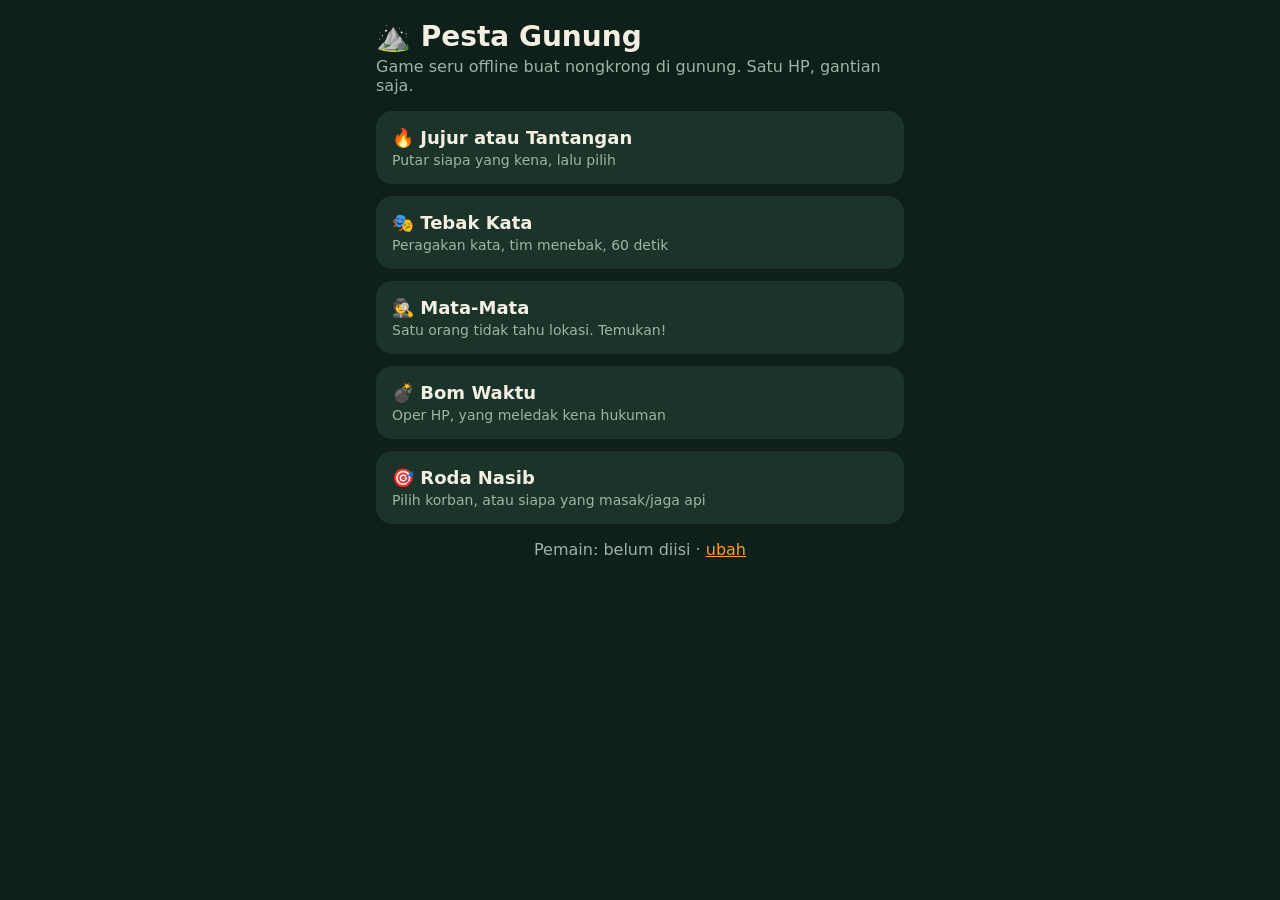
<file: gunung-party/index.html>
<!doctype html>
<html lang="id">
<head>
<meta charset="utf-8">
<meta name="viewport" content="width=device-width,initial-scale=1,user-scalable=no">
<meta name="theme-color" content="#0f1f1a">
<title>Pesta Gunung</title>
<style>
:root{--bg:#0f1f1a;--card:#1b3329;--card2:#244536;--ink:#f2efe3;--mut:#9bb5a6;--acc:#ff9f1c;--red:#e5484d;--grn:#3ecf8e}
*{box-sizing:border-box;-webkit-tap-highlight-color:transparent}
html,body{margin:0;height:100%;background:var(--bg);color:var(--ink);font-family:system-ui,-apple-system,Segoe UI,Roboto,sans-serif}
body{display:flex;flex-direction:column;max-width:560px;margin:0 auto;padding:16px;user-select:none}
h1{margin:4px 0;font-size:28px}h2{margin:0 0 8px}
.sub{color:var(--mut);margin:0 0 16px}
.grid{display:grid;gap:12px}
button{font:inherit;color:var(--ink);background:var(--card);border:0;border-radius:16px;padding:16px;font-size:18px;font-weight:600;text-align:left;cursor:pointer}
button:active{transform:scale(.98);background:var(--card2)}
button small{display:block;font-weight:400;color:var(--mut);font-size:14px;margin-top:4px}
.pri{background:var(--acc);color:#1a1200;text-align:center}.pri:active{background:#e08a00}
.ok{background:var(--grn);color:#02221a;text-align:center}.no{background:var(--red);text-align:center}
.back{background:none;padding:8px 0;color:var(--mut);font-size:15px;width:auto}
.box{background:var(--card);border-radius:20px;padding:24px;text-align:center;min-height:200px;display:flex;flex-direction:column;justify-content:center;align-items:center;gap:12px}
.big{font-size:34px;font-weight:800;line-height:1.2}.mid{font-size:22px;line-height:1.35}
.tag{font-size:13px;letter-spacing:.1em;color:var(--acc);font-weight:700}
.chips{display:flex;flex-wrap:wrap;gap:8px;margin:8px 0}
.chip{background:var(--card2);padding:8px 12px;border-radius:99px;font-size:15px;display:flex;gap:8px;align-items:center}
.chip b{color:var(--red);cursor:pointer}
input{font:inherit;background:var(--card);border:2px solid var(--card2);color:var(--ink);padding:12px;border-radius:12px;flex:1;min-width:0}
.row{display:flex;gap:8px}
.timer{font-size:56px;font-weight:800;font-variant-numeric:tabular-nums}
.shake{animation:sh .4s infinite}@keyframes sh{0%,100%{transform:translateX(0)}25%{transform:translateX(-6px)}75%{transform:translateX(6px)}}
.spacer{flex:1}
</style>
</head>
<body>
<div id="app"></div>
<script>
const $=s=>document.querySelector(s), app=$('#app');
const rnd=a=>a[Math.floor(Math.random()*a.length)];
const shuffle=a=>{a=[...a];for(let i=a.length-1;i>0;i--){const j=Math.floor(Math.random()*(i+1));[a[i],a[j]]=[a[j],a[i]]}return a};
let players=[];try{players=JSON.parse(localStorage.getItem('pg_players')||'[]')}catch(e){}
const save=()=>{try{localStorage.setItem('pg_players',JSON.stringify(players))}catch(e){}};
const buzz=p=>{try{navigator.vibrate&&navigator.vibrate(p)}catch(e){}};
let tick=null;const clr=()=>{clearInterval(tick);tick=null};

const JUJUR=["Hal paling memalukan yang pernah kamu alami saat naik gunung?","Siapa di sini yang menurutmu paling lambat jalannya?","Kapan terakhir kali kamu menangis, dan kenapa?","Rahasia kecil yang belum pernah kamu ceritakan ke kelompok ini?","Siapa mantan yang masih suka kamu stalking?","Barang apa yang paling kamu sesali tidak dibawa ke sini?","Kebohongan terbesarmu ke orang tua?","Siapa di sini yang paling kamu percaya dan kenapa?","Kalau harus terjebak semalam di gunung dengan satu orang di sini, pilih siapa?","Kebiasaan jelekmu yang paling bikin orang kesal?","Pernah naksir teman satu tongkrongan ini? Siapa?","Apa ketakutan terbesarmu saat malam di hutan?","Hal teraneh yang pernah kamu makan?","Apa yang paling kamu rindukan dari rumah sekarang?","Sebutkan satu kelebihan dan satu kekurangan tiap orang di lingkaran ini."];
const TANTANGAN=["Menirukan suara hewan hutan sampai ada yang ketawa.","Joget 30 detik tanpa musik.","Bilang 'aku sayang kamu' dengan gaya dramatis ke orang di kananmu.","Bercerita horor 1 menit dengan suara berbisik.","Pijat bahu orang di kirimu 30 detik.","Teriak nama gunung ini sekeras-kerasnya.","Jalan jongkok keliling tenda satu putaran.","Nyanyikan lagu nasional dengan gaya rapper.","Puji semua orang di sini dengan tulus, masing-masing satu kalimat.","Bicara pakai aksen daerah lain sampai giliran berikutnya.","Jadi pelayan: seduh minuman untuk satu orang pilihanmu.","Tirukan gaya jalan salah satu teman, biarkan yang lain menebak.","Push-up 10 kali (boleh dibantu duduk di punggungmu... kalau kuat).","Pura-pura jadi presenter berita cuaca gunung malam ini.","Tahan tawa 20 detik sementara semua orang menggodamu."];
const KATA={"Alam & Gunung":["Tenda","Carrier","Puncak","Sunrise","Api unggun","Kabut","Jurang","Sleeping bag","Kompas","Senter","Headlamp","Trekking pole","Embun","Lembah","Air terjun","Edelweis","Pos peristirahatan","Kamp","Kompor mini","Nesting","Jas hujan","Kaos kaki basah","Pacet","Porter","Savana"],
"Makanan":["Mie instan","Nasi goreng","Bakso","Sosis bakar","Kopi sachet","Roti sobek","Pisang goreng","Soto","Telur dadar","Martabak","Teh manis","Jagung bakar","Sambal","Es teh","Tempe goreng"],
"Hewan & Benda":["Kucing","Gajah","Monyet","Ular","Ayam","Kodok","Kuda","Jerapah","Payung","Sepeda","Helikopter","Kasur","Cermin","Gitar","Kulkas","Motor","Topi","Sandal jepit","Handphone","Kereta api"],
"Tokoh & Aktivitas":["Dokter","Polisi","Tukang ojek","Pocong","Kuntilanak","Superhero","Penyanyi dangdut","Atlet renang","Tukang cukur","Koki","Pemain bola","Pengantin","Guru killer","Bayi menangis","Orang kedinginan"]};
const SPY_PLACES=["Tenda","Warung di pos","Puncak","Pinggir api unggun","Sungai","Hutan pinus","Pasar","Pantai","Rumah sakit","Bandara","Sekolah","Bioskop","Kapal laut","Kebun teh","Masjid"];

function home(){clr();app.innerHTML=`
<h1>⛰️ Pesta Gunung</h1><p class="sub">Game seru offline buat nongkrong di gunung. Satu HP, gantian saja.</p>
<div class="grid">
<button onclick="setup('jt')">🔥 Jujur atau Tantangan<small>Putar siapa yang kena, lalu pilih</small></button>
<button onclick="setup('tk')">🎭 Tebak Kata<small>Peragakan kata, tim menebak, 60 detik</small></button>
<button onclick="setup('spy')">🕵️ Mata-Mata<small>Satu orang tidak tahu lokasi. Temukan!</small></button>
<button onclick="setup('bom')">💣 Bom Waktu<small>Oper HP, yang meledak kena hukuman</small></button>
<button onclick="setup('roda')">🎯 Roda Nasib<small>Pilih korban, atau siapa yang masak/jaga api</small></button>
</div><div class="spacer"></div><p class="sub" style="text-align:center;margin-top:16px">Pemain: ${players.length?players.join(', '):'belum diisi'} · <a href="#" onclick="setup(null);return false" style="color:var(--acc)">ubah</a></p>`}

function setup(next){clr();
 const min={jt:2,tk:2,spy:3,bom:2,roda:2}[next]||0;
 const draw=()=>{$('#chips').innerHTML=players.map((p,i)=>`<span class="chip">${p.replace(/</g,'&lt;')}<b onclick="players.splice(${i},1);save();window.__d()">✕</b></span>`).join('')||'<span class="sub">Belum ada pemain</span>';
  const go=$('#go');go.disabled=players.length<min;go.style.opacity=go.disabled?.4:1};
 window.__d=draw;
 app.innerHTML=`<button class="back" onclick="home()">← Kembali</button><h2>Siapa saja yang main?</h2><p class="sub">${next?'Minimal '+min+' orang.':'Tambah atau hapus pemain.'}</p>
 <div class="row"><input id="nm" placeholder="Nama pemain" maxlength="14"><button class="pri" onclick="add()" style="padding:12px 18px">+</button></div>
 <div class="chips" id="chips"></div><div class="spacer"></div><button id="go" class="pri" onclick="${next?`start('${next}')`:'home()'}">${next?'Mulai!':'Selesai'}</button>`;
 window.add=()=>{const v=$('#nm').value.trim();if(v&&!players.includes(v)){players.push(v);save()}$('#nm').value='';draw();$('#nm').focus()};
 $('#nm').onkeydown=e=>{if(e.key==='Enter')add()};draw()}

function start(g){({jt:jtGame,tk:tkMenu,spy:spyGame,bom:bomGame,roda:rodaGame})[g]()}

/* ---------- Jujur atau Tantangan ---------- */
let jtOrder=[],jtI=0;
function jtGame(){jtOrder=shuffle(players);jtI=0;jtTurn()}
function jtTurn(){const p=jtOrder[jtI%jtOrder.length];
 app.innerHTML=`<button class="back" onclick="home()">← Menu</button>
 <div class="box"><div class="tag">GILIRAN</div><div class="big">${p}</div><div class="sub">Pilih nasibmu</div></div><div class="spacer"></div>
 <div class="row"><button class="ok" style="flex:1" onclick="jtShow('J')">Jujur</button><button class="no" style="flex:1" onclick="jtShow('T')">Tantangan</button></div>`}
function jtShow(t){const p=jtOrder[jtI%jtOrder.length];const txt=rnd(t==='J'?JUJUR:TANTANGAN);
 app.innerHTML=`<button class="back" onclick="home()">← Menu</button>
 <div class="box"><div class="tag">${p.toUpperCase()} · ${t==='J'?'JUJUR':'TANTANGAN'}</div><div class="mid">${txt}</div></div><div class="spacer"></div>
 <div class="grid"><button onclick="jtShow('${t}')">🔄 Ganti pertanyaan (minum / hukuman kecil)</button><button class="pri" onclick="jtI++;jtTurn()">Selesai → berikutnya</button></div>`}

/* ---------- Tebak Kata ---------- */
let tk={};
function tkMenu(){app.innerHTML=`<button class="back" onclick="home()">← Menu</button><h2>Pilih kategori</h2><p class="sub">Pemegang HP memeragakan kata tanpa bicara.</p>
<div class="grid">${Object.keys(KATA).map(k=>`<button onclick="tkStart('${k}')">${k}<small>${KATA[k].length} kata</small></button>`).join('')}
<button onclick="tkStart('*')">🎲 Campur semua</button></div>`}
function tkStart(k){const words=k==='*'?Object.values(KATA).flat():KATA[k];
 tk={deck:shuffle(words),i:0,pi:0,order:shuffle(players),scores:Object.fromEntries(players.map(p=>[p,0]))};tkReady()}
function tkReady(){clr();const p=tk.order[tk.pi%tk.order.length];tk.cur=0;tk.t=60;
 app.innerHTML=`<button class="back" onclick="home()">← Menu</button><div class="box"><div class="tag">PEMERAGA</div><div class="big">${p}</div><div class="sub">Tim lain bersiap menebak. Tap saat siap.</div></div>
 <div class="spacer"></div><button class="pri" onclick="tkRun()">Mulai 60 detik</button>
 <p class="sub" style="text-align:center;margin-top:12px">${players.map(x=>x+': '+tk.scores[x]).join(' · ')}</p>`}
function tkRun(){tk.t=60;tkDraw();tick=setInterval(()=>{tk.t--;const e=$('#tm');if(e)e.textContent=tk.t;if(tk.t<=5&&tk.t>0)buzz(60);if(tk.t<=0){clr();buzz([300,100,300]);tkEnd()}},1000)}
function tkDraw(){const w=tk.deck[tk.i%tk.deck.length];
 app.innerHTML=`<div class="timer" style="text-align:center" id="tm">${tk.t}</div><div class="box"><div class="big">${w}</div></div><div class="spacer"></div>
 <div class="row"><button class="no" style="flex:1" onclick="tk.i++;tkDraw()">Lewati</button><button class="ok" style="flex:1" onclick="tk.cur++;tk.i++;buzz(40);tkDraw()">Benar ✓</button></div>`}
function tkEnd(){const p=tk.order[tk.pi%tk.order.length];tk.scores[p]+=tk.cur;
 app.innerHTML=`<div class="box"><div class="tag">WAKTU HABIS</div><div class="big">${tk.cur} kata benar</div><div class="mid">${p}</div></div><div class="spacer"></div>
 <p class="sub" style="text-align:center">${players.map(x=>x+': '+tk.scores[x]).join(' · ')}</p><button class="pri" onclick="tk.pi++;tkReady()">Pemeraga berikutnya</button><button onclick="home()" style="margin-top:8px;text-align:center">Selesai</button>`}

/* ---------- Mata-Mata ---------- */
function spyGame(){const place=rnd(SPY_PLACES),spy=Math.floor(Math.random()*players.length);let i=0,shown=false;
 const step=()=>{if(i>=players.length)return spyTalk(place,spy);shown=false;
  app.innerHTML=`<div class="box"><div class="tag">PASS HP KE</div><div class="big">${players[i]}</div><div class="sub" id="hint">Pastikan hanya kamu yang melihat.</div></div><div class="spacer"></div><button class="pri" id="rv">Tap untuk melihat peran</button>`;
  $('#rv').onclick=()=>{const b=$('#rv');if(!shown){shown=true;b.className='';b.style.background='var(--card2)';b.innerHTML=i===spy?'🕵️ KAMU MATA-MATA<small>Tebak lokasinya tanpa ketahuan. Tap untuk tutup.</small>':'📍 Lokasi: '+place+'<small>Tap untuk tutup, lalu oper HP.</small>'}else{i++;step()}}};
 step()}
function spyTalk(place,spy){let t=300;
 const draw=()=>app.innerHTML=`<h2>Diskusi!</h2><p class="sub">Bergantian bertanya satu sama lain soal lokasi. Mata-mata menyamar. Tuduh bersama bila yakin.</p>
 <div class="box"><div class="timer" id="tm">${Math.floor(t/60)}:${String(t%60).padStart(2,'0')}</div></div><div class="spacer"></div>
 <button class="no" onclick="clr();spyEnd(${spy},'${place}')" style="text-align:center">Buka kunci jawaban</button>`;
 draw();tick=setInterval(()=>{t--;const e=$('#tm');if(e)e.textContent=Math.floor(t/60)+':'+String(t%60).padStart(2,'0');if(t<=0){clr();buzz([300,100,300]);spyEnd(spy,place)}},1000)}
function spyEnd(spy,place){app.innerHTML=`<div class="box"><div class="tag">MATA-MATANYA</div><div class="big">${players[spy]}</div><div class="sub">Lokasi: ${place}</div></div><div class="spacer"></div><button class="pri" onclick="spyGame()">Main lagi</button><button onclick="home()" style="margin-top:8px;text-align:center">Menu</button>`}

/* ---------- Bom Waktu ---------- */
function bomGame(){let who=0,total=(15+Math.random()*35)*1000,t0=Date.now(),dead=false;
 const draw=()=>app.innerHTML=`<button class="back" onclick="clr();home()">← Menu</button><div class="box shake"><div class="tag">BOM ADA DI</div><div class="big">${players[who]}</div><div style="font-size:70px">💣</div></div><div class="spacer"></div><button class="pri" id="pass">Oper ke orang lain!</button>`;
 draw();
 const bind=()=>{const b=$('#pass');if(b)b.onclick=()=>{who=(who+1)%players.length;buzz(30);draw();bind()}};bind();
 tick=setInterval(()=>{const rem=total-(Date.now()-t0);if(rem<=0&&!dead){dead=true;clr();buzz([500,100,500,100,800]);
  app.innerHTML=`<div class="box"><div style="font-size:80px">💥</div><div class="big">${players[who]} meledak!</div><div class="mid">Hukuman: ${rnd(TANTANGAN)}</div></div><div class="spacer"></div><button class="pri" onclick="bomGame()">Ronde baru</button><button onclick="home()" style="margin-top:8px;text-align:center">Menu</button>`}
  else if(rem<5000&&!dead)buzz(40)},400)}

/* ---------- Roda Nasib ---------- */
function rodaGame(){app.innerHTML=`<button class="back" onclick="clr();home()">← Menu</button><div class="box"><div class="tag">RODA NASIB</div><div class="big" id="rw">?</div></div><div class="spacer"></div>
 <div class="grid"><input id="why" placeholder="Untuk apa? (cth: jaga api, cuci piring)" style="padding:14px"><button class="pri" onclick="spin()">Putar!</button></div>`}
function spin(){clr();let n=0,max=22+Math.floor(Math.random()*10),d=70;const el=$('#rw');
 const step=()=>{el.textContent=rnd(players);buzz(10);n++;if(n<max){d+=n>max-8?45:5;setTimeout(step,d)}else{el.style.color='var(--acc)';buzz(200);const w=$('#why').value.trim();if(w)el.insertAdjacentHTML('afterend',`<div class="mid">${w.replace(/</g,'&lt;')}</div>`)}};
 el.style.color='';document.querySelectorAll('.box .mid').forEach(x=>x.remove());step()}

home();
</script>
</body>
</html>
</file>
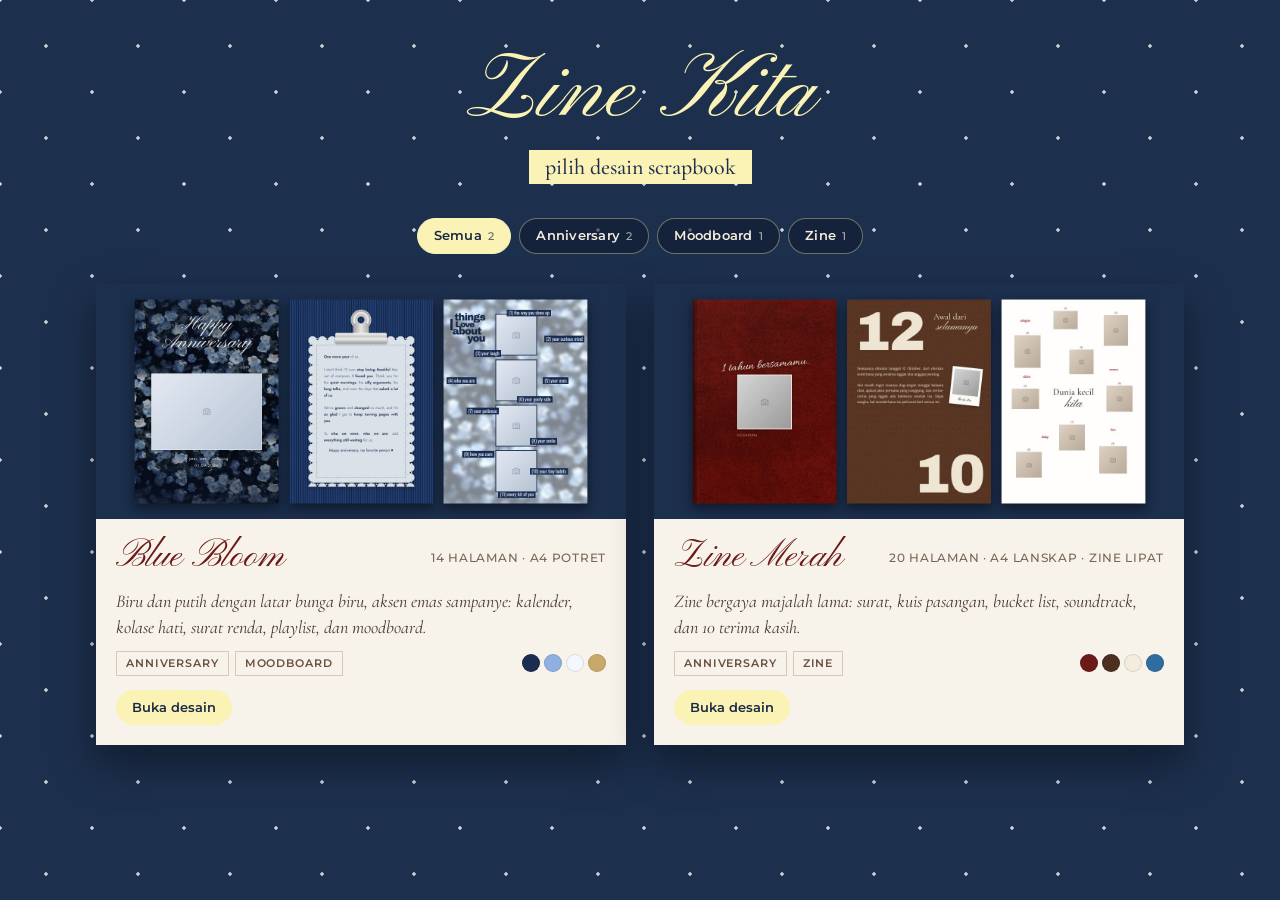
<file: scrapbook/index.html>
<!doctype html>
<html lang="id">
<head>
<meta charset="utf-8">
<meta name="viewport" content="width=device-width, initial-scale=1, viewport-fit=cover">
<title>Zine Kita</title>
<meta name="claude:viewport-fit-sides" content="cover">
<meta name="description" content="Pilihan desain scrapbook digital siap cetak A4.">
<link rel="preconnect" href="https://fonts.googleapis.com">
<link rel="preconnect" href="https://fonts.gstatic.com" crossorigin>
<link rel="stylesheet" href="https://fonts.googleapis.com/css2?family=Cormorant+Garamond:ital,wght@0,500;1,400;1,500&family=Montserrat:wght@400;500;600;700&family=Pinyon+Script&display=swap">
<style>
/* Layout: meja denim bertitik; header naskah + filter kategori; kartu desain dalam grid yang turun ke 1 kolom di HP. */
:root{
  --desk:#1c2f4d; --desk-2:#16263f; --dot:rgba(255,255,255,.78);
  --cream:#f4ecdd; --muted:rgba(244,236,221,.62); --butter:#fbf3b5; --ink:#1a2a45; --card:#f8f3ea; --wine:#6b1a17;
  --f-script:"Pinyon Script","Great Vibes",cursive;
  --f-display:"Cormorant Garamond",Georgia,serif;
  --f-sans:"Montserrat","Helvetica Neue",Arial,sans-serif;
  color-scheme:dark;
}
*{box-sizing:border-box}
html{background:var(--desk)}
body{
  margin:0;min-height:100vh;color:var(--cream);font-family:var(--f-sans);
  background:
    radial-gradient(circle,var(--dot) 0 1.4px,transparent 2.1px) 0 0/92px 92px,
    radial-gradient(circle,var(--dot) 0 1.4px,transparent 2.1px) 46px 46px/92px 92px,
    var(--desk);
}
.wrap{max-width:1120px;margin:0 auto;padding-block:48px 80px;padding-left:max(16px,env(safe-area-inset-left,0px));padding-right:max(16px,env(safe-area-inset-right,0px))}
header{display:flex;flex-direction:column;align-items:center;text-align:center;gap:10px}
h1{margin:0;font:400 clamp(52px,10vw,92px)/1 var(--f-script);color:var(--butter);text-wrap:balance}
.tag{font:500 clamp(17px,2.6vw,22px)/1 var(--f-display);color:#1f2f52;background:var(--butter);padding:6px 16px}
.filters{display:flex;flex-wrap:wrap;justify-content:center;gap:8px;margin:34px 0 30px}
.chip{font:600 13px/1 var(--f-sans);letter-spacing:.02em;color:var(--cream);background:rgba(16,28,49,.6);border:1px solid rgba(251,243,181,.38);border-radius:999px;padding:10px 16px;cursor:pointer}
.chip:hover{background:rgba(251,243,181,.12)}
.chip[aria-pressed="true"]{background:var(--butter);color:var(--ink);border-color:var(--butter)}
.chip:focus-visible,.card:focus-visible{outline:2px solid var(--butter);outline-offset:3px}
.chip small{font-weight:500;opacity:.7;margin-left:6px}
.grid{display:grid;grid-template-columns:repeat(auto-fill,minmax(min(100%,460px),1fr));gap:28px}
.card{display:flex;flex-direction:column;min-width:0;background:var(--card);color:#2b1f19;text-decoration:none;box-shadow:0 18px 40px rgba(0,0,0,.4);transition:transform .2s,box-shadow .2s}
.card:hover{transform:translateY(-4px);box-shadow:0 24px 50px rgba(0,0,0,.5)}
.card img{display:block;width:100%;aspect-ratio:1400/620;object-fit:cover;background:var(--desk-2)}
.card .body{display:flex;flex-direction:column;gap:10px;padding:18px 20px 20px}
.card .row{display:flex;justify-content:space-between;align-items:center;gap:12px;flex-wrap:wrap}
.card h2{margin:0;font:400 38px/1.1 var(--f-script);color:var(--wine)}
.card .meta{font:500 12px var(--f-sans);letter-spacing:.06em;text-transform:uppercase;color:#7a6658}
.card p{margin:0;font:italic 400 18px/1.45 var(--f-display);color:#4a3a30}
.tags{display:flex;flex-wrap:wrap;gap:6px}
.tags span{font:600 11px/1 var(--f-sans);letter-spacing:.08em;text-transform:uppercase;padding:6px 9px;border:1px solid #d8c9b5;color:#6b4f3f}
.sw{display:flex;gap:4px}
.sw i{width:18px;height:18px;border-radius:50%;box-shadow:inset 0 0 0 1px rgba(0,0,0,.12)}
.open{margin-top:4px;align-self:flex-start;font:600 13px/1 var(--f-sans);color:var(--ink);background:var(--butter);padding:11px 16px;border-radius:999px}
.empty{grid-column:1/-1;text-align:center;font:italic 20px var(--f-display);color:var(--muted)}
@media (prefers-reduced-motion:reduce){.card{transition:none}.card:hover{transform:none}}
</style>
</head>
<body>
<div class="wrap">
  <header>
    <h1>Zine Kita</h1>
    <div class="tag">pilih desain scrapbook</div>
  </header>
  <nav class="filters" id="filters" aria-label="Kategori desain"></nav>
  <main class="grid" id="grid"></main>
</div>
<script>
/* Daftar desain. Desain baru: buat src/designs/<id>/, jalankan build.py, buat pratinjau di preview/<id>.jpg, lalu tambahkan satu entri di sini. */
const DESIGNS = [
  {
    id: "red-creme", title: "Blue Bloom", pages: 14, paper: "A4 potret",
    cats: ["Anniversary", "Moodboard"],
    desc: "Biru dan putih dengan latar bunga biru, aksen emas sampanye: kalender, kolase hati, surat renda, playlist, dan moodboard.",
    colors: ["#1b2d4f", "#8fb0e0", "#f4f7fb", "#c8a96b"]
  },
  {
    id: "zine-merah", title: "Zine Merah", pages: 20, paper: "A4 lanskap · zine lipat",
    cats: ["Anniversary", "Zine"],
    desc: "Zine bergaya majalah lama: surat, kuis pasangan, bucket list, soundtrack, dan 10 terima kasih.",
    colors: ["#6b1a17", "#4b2f20", "#f4ecdd", "#2f6c9f"]
  }
];

const grid = document.getElementById("grid");
const filters = document.getElementById("filters");
const cats = ["Semua", ...new Set(DESIGNS.flatMap(d => d.cats))];
let active = "Semua";
try { const saved = localStorage.getItem("zk-cat"); if (saved && cats.includes(saved)) active = saved; } catch (e) {}

function renderFilters() {
  filters.replaceChildren(...cats.map(c => {
    const b = document.createElement("button");
    b.type = "button"; b.className = "chip"; b.setAttribute("aria-pressed", c === active);
    const n = c === "Semua" ? DESIGNS.length : DESIGNS.filter(d => d.cats.includes(c)).length;
    const s = document.createElement("small"); s.textContent = n;
    b.append(c, s);
    b.addEventListener("click", () => { active = c; try { localStorage.setItem("zk-cat", c); } catch (e) {} renderFilters(); renderGrid(); });
    return b;
  }));
}
function renderGrid() {
  const list = DESIGNS.filter(d => active === "Semua" || d.cats.includes(active));
  if (!list.length) { grid.innerHTML = '<p class="empty">Belum ada desain di kategori ini.</p>'; return; }
  grid.replaceChildren(...list.map(d => {
    const a = document.createElement("a");
    a.className = "card"; a.href = "desain/" + d.id + ".html";
    a.innerHTML =
      '<img alt="" loading="lazy">' +
      '<div class="body"><div class="row"><h2></h2><span class="meta"></span></div><p></p>' +
      '<div class="row"><div class="tags"></div><div class="sw"></div></div><span class="open">Buka desain</span></div>';
    const img = a.querySelector("img"); img.src = "preview/" + d.id + ".jpg"; img.alt = "Pratinjau " + d.title;
    a.querySelector("h2").textContent = d.title;
    a.querySelector(".meta").textContent = d.pages + " halaman · " + d.paper;
    a.querySelector("p").textContent = d.desc;
    a.querySelector(".tags").append(...d.cats.map(c => { const s = document.createElement("span"); s.textContent = c; return s; }));
    a.querySelector(".sw").append(...d.colors.map(c => { const i = document.createElement("i"); i.style.background = c; return i; }));
    return a;
  }));
}
renderFilters(); renderGrid();
</script>
</body>
</html>
</file>
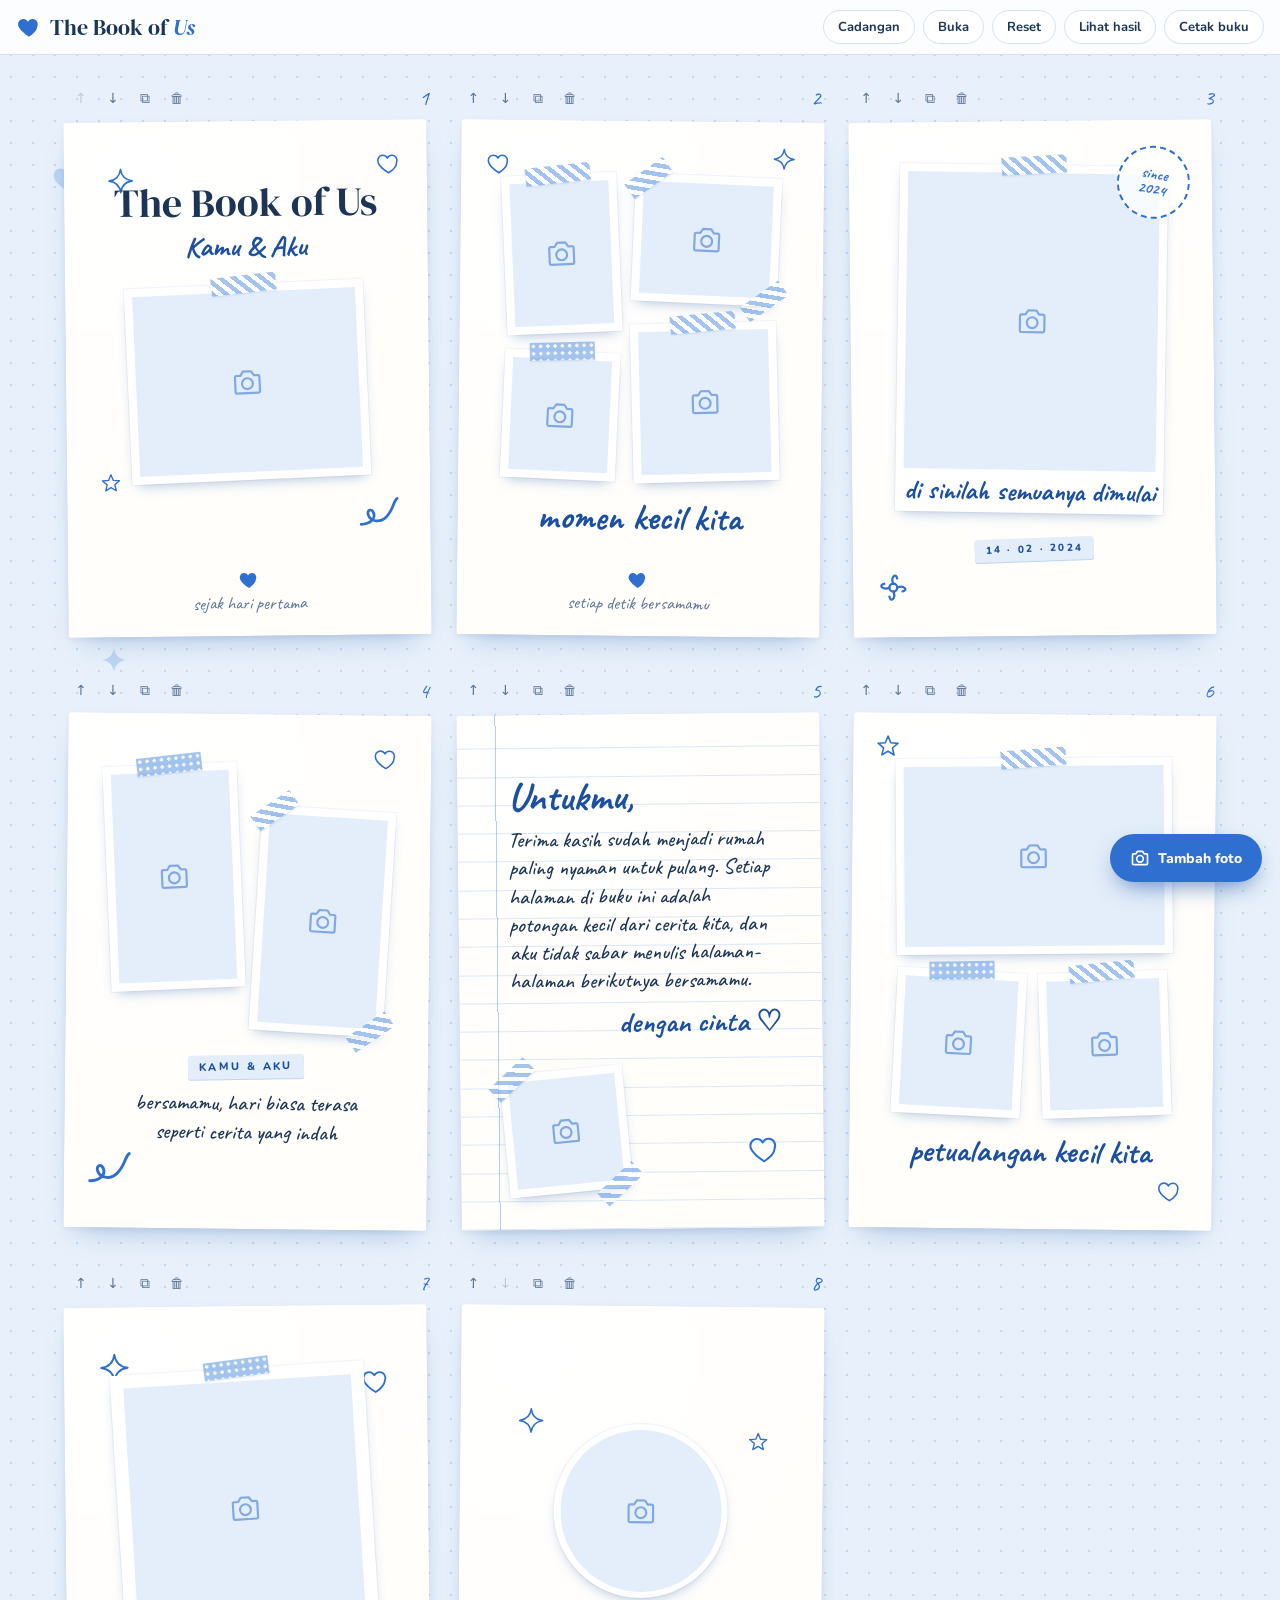
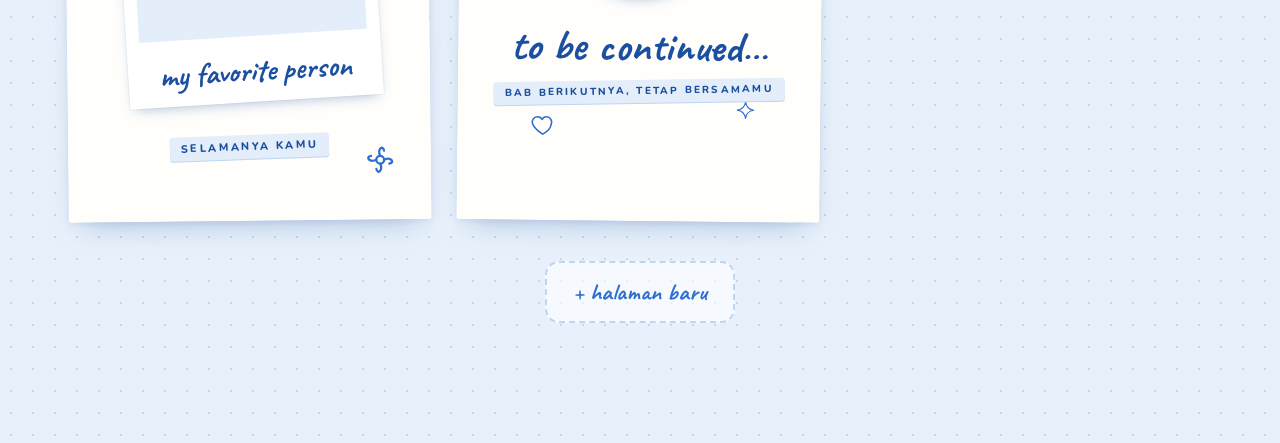
<file: web/index.html>
<!doctype html>
<html lang="id">
<head>
<meta charset="utf-8">
<meta name="viewport" content="width=device-width, initial-scale=1, viewport-fit=cover">
</head>
<body>
<!--page-->
<title>The Book of Us</title><meta name="claude:viewport-fit-sides" content="cover"><meta name="description" content="Scrapbook kenangan berdua bernuansa putih-biru."><link rel="preconnect" href="https://fonts.googleapis.com"><link rel="preconnect" href="https://fonts.gstatic.com" crossorigin><link href="https://fonts.googleapis.com/css2?family=Caveat:wght@500;700&amp;family=DM+Serif+Display:ital@0;1&amp;family=Nunito:wght@600;700;800&amp;display=swap" rel="stylesheet"><script type="application/json" id="sharedBook">null</script><script id="app">
(() => {
  "use strict";
  // The page's own source, kept so sharing can save a new version of this page.
  const SRC = document.currentScript ? document.currentScript.textContent : "";
  const RESET = ((document.head && document.head.querySelector("style")) || {}).textContent || "";
  const PAGE_HEAD = '<title>The Book of Us</title><meta name="claude:viewport-fit-sides" content="cover"><meta name="description" content="Scrapbook kenangan berdua bernuansa putih-biru."><link rel="preconnect" href="https://fonts.googleapis.com"><link rel="preconnect" href="https://fonts.gstatic.com" crossorigin><link href="https://fonts.googleapis.com/css2?family=Caveat:wght@500;700&amp;family=DM+Serif+Display:ital@0;1&amp;family=Nunito:wght@600;700;800&amp;display=swap" rel="stylesheet">';
  const SHARE_URL = "https://claude.ai/artifact/7bhWTgRL6xhBVE5iTsFrqn";
  // The partner's link: this hash always opens the finished book, even for people who can edit it.
  const VIEW_HASH = "#untukmu";
  const PARTNER_URL = SHARE_URL + VIEW_HASH;
  const forceView = () => location.hash === VIEW_HASH;

  const CSS = String.raw`
  /* Scrapbook on blue dotted paper: white photo prints, washi tape, blue ink doodles. */
  :root {
    color-scheme: light;
    --bg: #e8f1fb;
    --dot: #c4d8ef;
    --paper: #fffefb;
    --paper-line: #dbe7f6;
    --ink: #1c3557;
    --ink-soft: #5e7697;
    --blue: #2f6fd0;
    --blue-deep: #1b4f9f;
    --sky: #bcd5f2;
    --sky-2: #e4eefa;
    --line: #d3e1f2;
    --tape-a: rgba(108, 160, 228, .62);
    --tape-b: rgba(255, 255, 255, .55);
    --shadow: 0 14px 30px -14px rgba(27, 79, 159, .35), 0 2px 6px rgba(27, 79, 159, .08);
    --serif: "DM Serif Display", Georgia, serif;
    --hand: "Caveat", "Segoe Print", cursive;
    --ui: "Nunito", system-ui, sans-serif;
  }
  * { box-sizing: border-box; }
  html, body { margin: 0; }
  body {
    background-color: var(--bg);
    background-image: radial-gradient(var(--dot) 1.2px, transparent 1.4px);
    background-size: 22px 22px;
    color: var(--ink);
    font-family: var(--ui);
    min-height: 100vh;
    overflow-x: hidden;
  }
  button { font: inherit; cursor: pointer; }

  /* ---------- Header ---------- */
  .topbar {
    position: sticky; top: env(safe-area-inset-top, 0px); z-index: 20;
    display: flex; align-items: center; gap: 12px; flex-wrap: wrap;
    padding: 10px max(16px, env(safe-area-inset-right, 0px)) 10px max(16px, env(safe-area-inset-left, 0px));
    background: rgba(255, 255, 255, .86);
    backdrop-filter: blur(10px);
    border-bottom: 1px solid var(--line);
  }
  .brand { display: flex; align-items: center; gap: 8px; margin-right: auto; }
  .brand svg { width: 26px; height: 26px; color: var(--blue); animation: beat 1.8s ease-in-out infinite; }
  .brand h1 { margin: 0; font-family: var(--serif); font-weight: 400; font-size: 22px; color: var(--ink); }
  .brand h1 em { color: var(--blue); }
  .btn {
    border: 1px solid var(--line); background: #fff; color: var(--ink);
    padding: 7px 14px; border-radius: 999px; font-size: 13px; font-weight: 700;
    display: inline-flex; align-items: center; gap: 6px;
    transition: background .15s, border-color .15s, transform .15s;
  }
  .btn:hover { border-color: var(--sky); background: var(--sky-2); transform: translateY(-1px) rotate(-1deg); }
  .btn:active { transform: scale(.95); }
  .btn.primary { background: var(--blue); color: #fff; border-color: var(--blue); }
  .btn.primary:hover { background: var(--blue-deep); border-color: var(--blue-deep); }
  .actions { display: flex; gap: 8px; flex-wrap: wrap; }

  /* ---------- Floating doodles in the background ---------- */
  .sky { position: fixed; inset: 0; pointer-events: none; z-index: 0; overflow: hidden; }
  .sky svg { position: absolute; color: var(--sky); animation: drift 9s ease-in-out infinite; }

  /* ---------- Book ---------- */
  .book {
    position: relative; z-index: 1;
    display: grid;
    grid-template-columns: repeat(auto-fill, minmax(min(100%, 340px), 1fr));
    gap: 40px 30px;
    max-width: 1180px; margin: 28px auto 40px;
    padding: 0 max(16px, env(safe-area-inset-right, 0px)) 0 max(16px, env(safe-area-inset-left, 0px));
  }
  .sheet { display: flex; flex-direction: column; gap: 8px; }
  .book.intro .sheet, .sheet.new { animation: pop .55s cubic-bezier(.2, 1.4, .4, 1) both; }
  .book.intro .sheet:nth-child(2) { animation-delay: .08s; } .book.intro .sheet:nth-child(3) { animation-delay: .16s; } .book.intro .sheet:nth-child(n+4) { animation-delay: .24s; }
  .sheet-bar { display: flex; align-items: center; gap: 2px; color: var(--ink-soft); }
  .sheet-bar .num { order: 9; margin-left: auto; font-family: var(--hand); font-size: 22px; color: var(--blue); }
  .icon-btn {
    width: 30px; height: 30px; border-radius: 50%;
    border: 1px solid transparent; background: transparent; color: var(--ink-soft);
    display: grid; place-items: center; font-size: 14px; transition: transform .15s;
  }
  .icon-btn:hover { background: #fff; border-color: var(--line); color: var(--blue); transform: scale(1.12); }
  .icon-btn:disabled { opacity: .3; pointer-events: none; }

  .page {
    container-type: inline-size;
    position: relative;
    aspect-ratio: 148 / 210;
    background:
      radial-gradient(circle at 20% 10%, #fff 0, transparent 60%),
      var(--paper);
    box-shadow: var(--shadow);
    border-radius: 3px;
    overflow: hidden;
    display: flex; flex-direction: column; align-items: center;
    transition: transform .3s;
  }
  .sheet:nth-child(odd) .page { transform: rotate(-.6deg); }
  .sheet:nth-child(even) .page { transform: rotate(.6deg); }
  .sheet .page:hover { transform: rotate(0) translateY(-3px); }

  /* editable text */
  [data-text] { outline: none; border-radius: 3px; transition: background .15s; position: relative; z-index: 3; }
  [data-text]:hover { background: rgba(188, 213, 242, .3); }
  [data-text]:focus { background: rgba(188, 213, 242, .45); }
  [data-text]:empty::before { content: attr(data-ph); color: #a9c1df; }

  /* ---------- Photo prints with washi tape ---------- */
  .frame {
    position: relative; z-index: 2;
    background: #fff;
    padding: 2.2cqw;
    box-shadow: 0 6px 14px -6px rgba(27, 79, 159, .4), 0 0 0 1px rgba(27, 79, 159, .05);
    transform: rotate(var(--r, 0deg));
    transition: transform .35s cubic-bezier(.2, 1.4, .4, 1);
  }
  .frame:hover { transform: rotate(calc(var(--r, 0deg) * -1)) scale(1.02); }
  .frame::before { /* washi tape */
    content: ""; position: absolute; z-index: 3;
    top: -2.4cqw; left: 50%; width: 18cqw; height: 5cqw;
    transform: translateX(-50%) rotate(-4deg);
    background: repeating-linear-gradient(45deg, var(--tape-a) 0 1.2cqw, var(--tape-b) 1.2cqw 2.4cqw);
    box-shadow: 0 1px 2px rgba(27, 79, 159, .12);
  }
  .frame.dots::before {
    background: radial-gradient(rgba(255,255,255,.85) 28%, transparent 30%) 0 0 / 2cqw 2cqw, var(--tape-a);
  }
  .frame.corner::before { top: -1.2cqw; left: -3cqw; width: 13cqw; transform: rotate(-38deg); }
  .frame.corner::after {
    content: ""; position: absolute; z-index: 3; bottom: -1.2cqw; right: -3cqw; width: 13cqw; height: 5cqw;
    transform: rotate(-38deg);
    background: repeating-linear-gradient(45deg, var(--tape-a) 0 1.2cqw, var(--tape-b) 1.2cqw 2.4cqw);
  }
  .frame.notape::before { display: none; }
  .frame.round { border-radius: 50%; padding: 1.8cqw; }
  .frame.round .slot { border-radius: 50%; }

  .slot {
    position: relative; overflow: hidden; width: 100%; height: 100%;
    background: var(--sky-2);
    display: grid; place-items: center;
    color: var(--blue); cursor: pointer;
    touch-action: manipulation;
  }
  .slot .ph { pointer-events: none; display: grid; place-items: center; }
  .slot .ph svg { width: 9cqw; height: 9cqw; opacity: .55; transition: transform .25s, opacity .25s; }
  .slot:hover .ph svg { transform: scale(1.15) rotate(-8deg); opacity: .9; }
  .slot.dragover { box-shadow: inset 0 0 0 3px var(--blue); }
  .slot.filled { background: var(--sky-2); cursor: grab; }
  .slot.filled.active { touch-action: none; box-shadow: inset 0 0 0 3px var(--blue); }
  .slot.filled.panning { cursor: grabbing; }
  .slot img {
    position: absolute; inset: 0; width: 100%; height: 100%;
    object-fit: cover; pointer-events: none; user-select: none; -webkit-user-drag: none;
    animation: develop .9s ease-out both;
  }
  .slot .tools {
    position: absolute; top: 6px; right: 6px; display: flex; gap: 4px;
    opacity: 0; transition: opacity .15s;
  }
  .slot.filled:hover .tools, .slot.filled.active .tools { opacity: 1; }
  .slot .tools button {
    width: 26px; height: 26px; border-radius: 50%; border: 0;
    background: rgba(255,255,255,.94); color: var(--blue-deep); font-size: 13px;
    display: grid; place-items: center; box-shadow: 0 1px 4px rgba(0,0,0,.15);
  }
  @media (hover: none) {
    .slot.filled.active .tools { opacity: 1; }
    .slot .tools button { width: 34px; height: 34px; font-size: 15px; }
  }
  .slot .loading { position: absolute; inset: 0; display: grid; place-items: center; background: rgba(255,255,255,.75); }
  .slot .loading::after { content: "♥"; font-size: 8cqw; color: var(--blue); animation: beat .8s ease-in-out infinite; }

  /* ---------- Words & doodles ---------- */
  .title { font-family: var(--serif); font-weight: 400; color: var(--ink); text-align: center; line-height: 1; }
  .label {
    display: inline-block; font-family: var(--ui); font-weight: 800; text-transform: uppercase; letter-spacing: .22em;
    color: var(--blue-deep); background: var(--sky-2); padding: 1.2cqw 3cqw; transform: rotate(-1.5deg);
    box-shadow: 0 1px 0 var(--sky);
  }
  .hand { font-family: var(--hand); font-weight: 700; color: var(--blue-deep); text-align: center; line-height: 1.05; }
  .body-text { font-family: var(--hand); font-weight: 500; color: var(--ink); line-height: 1.3; }
  .doodle { position: absolute; z-index: 1; color: var(--blue); pointer-events: none; }
  .doodle.wiggle { animation: wiggle 3s ease-in-out infinite; }
  .doodle.twinkle { animation: twinkle 2.4s ease-in-out infinite; }
  .doodle.beat { animation: beat 1.6s ease-in-out infinite; }
  .doodle.float { animation: bob 3.6s ease-in-out infinite; }
  .stamp {
    position: absolute; z-index: 3; display: grid; place-items: center; text-align: center;
    width: 20cqw; height: 20cqw; border-radius: 50%;
    border: .6cqw dashed var(--blue); color: var(--blue);
    font-family: var(--hand); font-weight: 700; font-size: 4.2cqw; line-height: 1;
    background: rgba(255,255,255,.75); transform: rotate(12deg);
    animation: wiggle 4s ease-in-out infinite;
  }
  .mark {
    position: absolute; bottom: 6cqw; left: 0; right: 0; z-index: 3;
    display: flex; flex-direction: column; align-items: center; gap: .4cqw; color: var(--blue);
  }
  .mark svg { width: 6cqw; height: 6cqw; animation: beat 1.6s ease-in-out infinite; }
  .mark .mark-text { font-family: var(--hand); font-size: 5cqw; color: var(--ink-soft); }

  /* cover */
  .t-cover .title { margin-top: 17cqw; font-size: 11cqw; }
  .t-cover .title-wrap { position: relative; }
  .t-cover .names { margin-top: 2.5cqw; font-size: 8cqw; }
  .t-cover .frame { margin-top: 6cqw; width: 66cqw; height: 54cqw; --r: -2deg; }

  /* collage */
  .t-collage .grid { margin-top: 15cqw; width: 76cqw; height: 84cqw; display: flex; gap: 4cqw; }
  .t-collage .col { display: flex; flex-direction: column; gap: 5cqw; }
  .t-collage .c1 { flex: 44; } .t-collage .c2 { flex: 56; }
  .t-collage .c1 .frame:first-child { flex: 56; } .t-collage .c1 .frame:last-child { flex: 44; }
  .t-collage .c2 .frame:first-child { flex: 44; } .t-collage .c2 .frame:last-child { flex: 56; }
  .t-collage .hand { margin-top: 5cqw; font-size: 10cqw; }

  /* full */
  .t-full .frame { margin-top: 12cqw; width: 74cqw; height: 96cqw; --r: 1.5deg; padding-bottom: 12cqw; }
  .t-full .frame .cap { position: absolute; left: 0; right: 0; bottom: 2cqw; font-size: 7.5cqw; }
  .t-full .label { margin-top: 7cqw; font-size: 2.8cqw; }

  /* duo */
  .t-duo .row { margin-top: 14cqw; width: 78cqw; display: flex; gap: 4cqw; }
  .t-duo .row .frame { flex: 1; height: 62cqw; }
  .t-duo .row .frame:first-child { --r: -3deg; }
  .t-duo .row .frame:last-child { --r: 3deg; margin-top: 12cqw; }
  .t-duo .label { margin-top: 6cqw; font-size: 3cqw; }
  .t-duo .body-text { margin-top: 3cqw; width: 70cqw; font-size: 6cqw; text-align: center; }

  /* trio */
  .t-trio .frame.big { margin-top: 12cqw; width: 76cqw; height: 54cqw; --r: -1deg; }
  .t-trio .row { margin-top: 5cqw; width: 76cqw; display: flex; gap: 5cqw; }
  .t-trio .row .frame { flex: 1; height: 40cqw; }
  .t-trio .row .frame:first-child { --r: 2.5deg; }
  .t-trio .row .frame:last-child { --r: -2.5deg; }
  .t-trio .hand { margin-top: 5cqw; font-size: 9cqw; }

  /* letter: lined notebook paper */
  .t-letter .lines {
    position: absolute; inset: 0; pointer-events: none;
    background:
      linear-gradient(90deg, transparent 10.5cqw, rgba(47, 111, 208, .35) 10.5cqw, rgba(47, 111, 208, .35) calc(10.5cqw + 1px), transparent calc(10.5cqw + 1px)),
      repeating-linear-gradient(transparent 0 calc(7.8cqw - 1px), var(--paper-line) calc(7.8cqw - 1px) 7.8cqw);
    background-position: 0 0, 0 1.6cqw;
  }
  .t-letter .inner { width: 100%; padding: 15cqw 11cqw 0 14cqw; display: flex; flex-direction: column; }
  .t-letter .hi { text-align: left; font-size: 11cqw; line-height: 15.6cqw; }
  .t-letter .body-text { font-size: 6cqw; line-height: 7.8cqw; white-space: pre-wrap; max-height: 86cqw; overflow: hidden; }
  .t-letter .sign { text-align: right; font-size: 8cqw; line-height: 15.6cqw; }
  .t-letter .frame { position: absolute; left: 12cqw; bottom: 10cqw; width: 34cqw; height: 34cqw; }

  /* polaroid */
  .t-polaroid { justify-content: center; }
  .t-polaroid .frame { width: 70cqw; height: 92cqw; padding: 3.5cqw 3.5cqw 18cqw; --r: -3deg; }
  .t-polaroid .frame .cap { position: absolute; left: 0; right: 0; bottom: 4cqw; font-size: 8.5cqw; }
  .t-polaroid .label { margin-top: 9cqw; font-size: 3cqw; }

  /* end */
  .t-end { justify-content: center; }
  .t-end .frame { width: 48cqw; height: 48cqw; }
  .t-end .hand { margin-top: 7cqw; font-size: 12cqw; }
  .t-end .label { margin-top: 3cqw; font-size: 2.8cqw; }

  /* ---------- Add page ---------- */
  .add-wrap { position: relative; z-index: 1; display: flex; justify-content: center; margin: 0 auto 120px; padding: 0 16px; }
  .add-card {
    border: 2px dashed var(--sky); background: rgba(255,255,255,.6); color: var(--blue);
    border-radius: 14px; padding: 14px 26px; font-family: var(--hand); font-weight: 700; font-size: 24px;
    transition: transform .2s;
  }
  .add-card:hover { background: #fff; border-color: var(--blue); transform: rotate(-2deg) scale(1.04); }

  /* ---------- Modal ---------- */
  .modal {
    position: fixed; inset: 0; z-index: 50; display: none;
    background: rgba(28, 53, 87, .35); backdrop-filter: blur(4px);
    align-items: center; justify-content: center; padding: 16px;
  }
  .modal.open { display: flex; }
  .modal-box {
    background: #fff; border-radius: 18px; padding: 22px; width: min(640px, 100%);
    max-height: 90vh; overflow: auto; box-shadow: var(--shadow);
    animation: pop .35s cubic-bezier(.2, 1.4, .4, 1) both;
  }
  .modal-box h2 { margin: 0 0 14px; font-family: var(--hand); font-size: 30px; color: var(--blue-deep); }
  .modal-box p { margin: -8px 0 16px; font-size: 13px; color: var(--ink-soft); }
  .tpl-grid { display: grid; grid-template-columns: repeat(auto-fill, minmax(120px, 1fr)); gap: 12px; }
  .tpl {
    border: 1px solid var(--line); border-radius: 12px; background: var(--sky-2);
    padding: 12px; text-align: left; display: flex; flex-direction: column; gap: 8px; transition: transform .2s;
  }
  .tpl:hover { border-color: var(--blue); background: #fff; transform: rotate(-1.5deg) translateY(-2px); }
  .tpl .mini { aspect-ratio: 148/210; background: #fff; border-radius: 4px; display: grid; place-items: center; font-size: 26px; }
  .tpl b { font-size: 13px; color: var(--ink); }
  .modal-foot { display: flex; justify-content: flex-end; gap: 8px; margin-top: 16px; }
  .confirm-box { width: min(380px, 100%); }

  /* floating add-photo button */
  .fab {
    position: fixed; z-index: 30;
    right: calc(18px + env(safe-area-inset-right, 0px));
    bottom: calc(18px + env(safe-area-inset-bottom, 0px));
    border: 0; border-radius: 999px; padding: 14px 20px;
    background: var(--blue); color: #fff; font-weight: 800; font-size: 14px;
    box-shadow: 0 10px 24px -8px rgba(27, 79, 159, .7);
    display: inline-flex; align-items: center; gap: 8px;
    animation: bob 3s ease-in-out infinite;
  }
  .fab:hover { background: var(--blue-deep); }
  .fab svg { width: 20px; height: 20px; }

  .toast {
    position: fixed; left: 50%; bottom: calc(84px + env(safe-area-inset-bottom, 0px)); transform: translate(-50%, 20px);
    background: var(--ink); color: #fff; padding: 10px 16px; border-radius: 999px;
    font-size: 13px; opacity: 0; transition: .25s; z-index: 60; pointer-events: none;
    max-width: calc(100% - 32px); text-align: center;
  }
  .toast.show { opacity: 1; transform: translate(-50%, 0); }

  /* little hearts that burst out when a photo lands */
  .burst { position: fixed; z-index: 70; pointer-events: none; font-size: 18px; color: var(--blue); animation: burst 1s ease-out forwards; }

  .framed .local-only { display: none !important; }

  @media (max-width: 560px) {
    .topbar { position: static; }
    .btn { padding: 6px 11px; font-size: 12px; }
  }

  /* ---------- Animations ---------- */
  @keyframes pop { from { opacity: 0; transform: translateY(18px) scale(.96); } to { opacity: 1; transform: none; } }
  @keyframes beat { 0%, 100% { transform: scale(1); } 15% { transform: scale(1.18); } 30% { transform: scale(1); } 45% { transform: scale(1.12); } }
  @keyframes wiggle { 0%, 100% { transform: rotate(var(--rot, 8deg)); } 50% { transform: rotate(calc(var(--rot, 8deg) * -1)); } }
  @keyframes twinkle { 0%, 100% { transform: scale(1) rotate(0); opacity: 1; } 50% { transform: scale(.7) rotate(25deg); opacity: .55; } }
  @keyframes bob { 0%, 100% { transform: translateY(0); } 50% { transform: translateY(-6px); } }
  @keyframes drift { 0%, 100% { transform: translateY(0) rotate(0); } 50% { transform: translateY(-24px) rotate(12deg); } }
  @keyframes develop { from { opacity: 0; filter: brightness(1.8) saturate(0); } to { opacity: 1; filter: none; } }
  @keyframes burst {
    from { opacity: 1; transform: translate(-50%, -50%) scale(.6); }
    to { opacity: 0; transform: translate(calc(-50% + var(--dx)), calc(-50% + var(--dy))) scale(1.3) rotate(var(--rz)); }
  }
  @media (prefers-reduced-motion: reduce) {
    *, *::before, *::after { animation: none !important; transition: none !important; }
  }

  /* ---------- Print: one book page per paper page ---------- */
  @page { size: 148mm 210mm; margin: 0; }
  @media print {
    body { background: #fff; }
    .topbar, .sky, .envelope, .view-end, .sheet-bar, .add-wrap, .modal, .toast, .fab, .burst, .slot .tools { display: none !important; }
    .book { display: block; margin: 0; padding: 0; max-width: none; }
    .sheet { display: block; break-after: page; page-break-after: always; animation: none; }
    .sheet:last-child { break-after: auto; page-break-after: auto; }
    .sheet .page { width: 148mm; height: 210mm; aspect-ratio: auto; box-shadow: none; border-radius: 0; transform: none !important; }
    .slot:not(.filled) .ph { visibility: hidden; }
    [data-text]:empty::before { content: ""; }
    *, *::before, *::after { animation: none !important; -webkit-print-color-adjust: exact; print-color-adjust: exact; }
  }

  [hidden] { display: none !important; }

  /* ---------- Finished-book view (what the partner sees) ---------- */
  body.viewing .actions, body.viewing #btnBulk, body.viewing .add-wrap,
  body.viewing .sheet-bar, body.viewing .slot .tools { display: none !important; }
  body.viewing .topbar { justify-content: center; }
  body.viewing .brand { margin: 0; }
  body.viewing .book { grid-template-columns: minmax(0, 480px); justify-content: center; gap: 56px; margin-top: 36px; }
  body.viewing [data-text]:hover, body.viewing [data-text]:focus { background: none; }
  body.viewing [data-text]:empty::before { content: ""; }
  body.viewing .frame:has(.slot:not(.filled)) { visibility: hidden; }
  body.viewing .slot { cursor: default; }
  body.viewing .frame:hover { transform: rotate(var(--r, 0deg)) scale(1.02); }
  body.viewing .sheet .page { transition: transform .9s cubic-bezier(.2, 1.3, .4, 1); }
  body.viewing .sheet:not(.in) .page { transform: translateY(34px) scale(.95) rotate(-2deg); }
  .view-end { position: relative; z-index: 1; text-align: center; padding: 8px 16px 72px; font-family: var(--hand); font-size: 30px; color: var(--blue-deep); }
  .view-end svg { display: block; margin: 0 auto 6px; width: 34px; height: 34px; color: var(--blue); animation: beat 1.6s ease-in-out infinite; }

  /* opening card */
  .envelope {
    position: fixed; inset: 0; z-index: 80; display: flex; align-items: center; justify-content: center; padding: 24px;
    background-color: var(--bg);
    background-image: radial-gradient(var(--dot) 1.2px, transparent 1.4px);
    background-size: 22px 22px;
  }
  .envelope.opening { animation: liftAway .8s ease-in forwards; }
  .env-card {
    position: relative; width: min(340px, 100%); background: var(--paper); padding: 40px 28px 30px; text-align: center;
    box-shadow: var(--shadow); transform: rotate(-2deg); animation: pop .7s cubic-bezier(.2, 1.4, .4, 1) both;
  }
  .env-card::before {
    content: ""; position: absolute; top: -12px; left: 50%; width: 110px; height: 26px; transform: translateX(-50%) rotate(3deg);
    background: repeating-linear-gradient(45deg, var(--tape-a) 0 8px, var(--tape-b) 8px 16px);
  }
  .env-card svg { width: 72px; height: 72px; color: var(--blue); animation: beat 1.6s ease-in-out infinite; }
  .env-hi { margin: 10px 0 2px; font-family: var(--hand); font-weight: 700; font-size: 40px; line-height: 1; color: var(--blue-deep); }
  .env-sub { margin: 0 0 22px; font-family: var(--hand); font-size: 22px; color: var(--ink-soft); }
  .env-open { font-size: 16px; padding: 12px 28px; animation: bob 2.6s ease-in-out infinite; }

  .fab.back { background: #fff; color: var(--blue-deep); border: 1px solid var(--line); }
  .fab.back:hover { background: var(--sky-2); }

  .share-row { display: flex; gap: 8px; flex-wrap: wrap; }
  .share-row input {
    flex: 1 1 200px; min-width: 0; padding: 9px 12px; border-radius: 10px; border: 1px solid var(--line);
    font: 600 13px var(--ui); color: var(--ink); background: var(--sky-2);
  }
  .print-opts { display: grid; gap: 12px; }
  .print-opt {
    text-align: left; border: 1px solid var(--line); border-radius: 14px; background: var(--sky-2);
    padding: 14px 16px; display: flex; flex-direction: column; gap: 4px; transition: transform .2s, border-color .2s;
  }
  .print-opt:hover { border-color: var(--blue); background: #fff; transform: rotate(-1deg) translateY(-2px); }
  .print-opt:disabled { opacity: .5; pointer-events: none; }
  .print-opt b { font-size: 15px; color: var(--ink); }
  .print-opt span { font-size: 13px; line-height: 1.45; color: var(--ink-soft); }
  .print-status { min-height: 1.4em; margin: 14px 0 0 !important; font-weight: 700; color: var(--blue-deep) !important; }
  /* off-screen copy of each page, drawn into the PDF */
  .print-stage { position: fixed; left: -10000px; top: 0; width: 560px; pointer-events: none; }
  .print-stage *, .print-stage *::before, .print-stage *::after { animation: none !important; transition: none !important; }
  .print-stage .page { width: 560px; transform: none !important; box-shadow: none; border-radius: 0; background: var(--paper); }
  .print-stage .frame::before, .print-stage .frame::after { background: rgba(108, 160, 228, .5) !important; }
  .print-stage .t-letter .lines { background: none; }
  .print-stage .t-letter .lines i { position: absolute; left: 0; right: 0; height: 1px; background: var(--paper-line); }
  .print-stage .t-letter .lines b { position: absolute; top: 0; bottom: 0; left: 10.5cqw; width: 1px; background: rgba(47, 111, 208, .35); }
  @keyframes liftAway { to { opacity: 0; transform: translateY(-40px) scale(1.04); } }
`;
  const MARKUP = String.raw`
<div class="sky" aria-hidden="true">
  <svg style="left:4%;top:18%;width:34px;animation-delay:-2s" viewBox="0 0 24 24" fill="currentColor"><path d="M12 21s-7.5-4.6-9.6-9.2C.9 8.4 3 4.5 6.6 4.5c2.1 0 3.6 1.2 4.4 2.6.8-1.4 2.3-2.6 4.4-2.6 3.6 0 5.7 3.9 4.2 7.3C19.5 16.4 12 21 12 21z"/></svg>
  <svg style="right:5%;top:30%;width:28px;animation-delay:-5s" viewBox="0 0 24 24" fill="currentColor"><path d="M12 2l2.4 7.2H22l-6 4.6 2.3 7.2L12 16.6 5.7 21l2.3-7.2-6-4.6h7.6z"/></svg>
  <svg style="left:8%;top:72%;width:24px;animation-delay:-7s" viewBox="0 0 24 24" fill="currentColor"><path d="M12 0c1 7 5 11 12 12-7 1-11 5-12 12-1-7-5-11-12-12 7-1 11-5 12-12z"/></svg>
  <svg style="right:9%;top:80%;width:30px;animation-delay:-1s" viewBox="0 0 24 24" fill="currentColor"><path d="M12 21s-7.5-4.6-9.6-9.2C.9 8.4 3 4.5 6.6 4.5c2.1 0 3.6 1.2 4.4 2.6.8-1.4 2.3-2.6 4.4-2.6 3.6 0 5.7 3.9 4.2 7.3C19.5 16.4 12 21 12 21z"/></svg>
  <svg style="left:46%;top:94%;width:22px;animation-delay:-4s" viewBox="0 0 24 24" fill="currentColor"><path d="M12 0c1 7 5 11 12 12-7 1-11 5-12 12-1-7-5-11-12-12 7-1 11-5 12-12z"/></svg>
</div>

<header class="topbar">
  <div class="brand">
    <svg viewBox="0 0 24 24" fill="currentColor" aria-hidden="true"><path d="M12 21s-7.5-4.6-9.6-9.2C.9 8.4 3 4.5 6.6 4.5c2.1 0 3.6 1.2 4.4 2.6.8-1.4 2.3-2.6 4.4-2.6 3.6 0 5.7 3.9 4.2 7.3C19.5 16.4 12 21 12 21z"/></svg>
    <h1>The Book of <em>Us</em></h1>
  </div>
  <div class="actions">
    <button class="btn" id="btnBackup" title="Unduh cadangan (.json)">Cadangan</button>
    <button class="btn" id="btnRestore" title="Buka cadangan (.json)">Buka</button>
    <button class="btn" id="btnReset" title="Kembalikan ke template awal">Reset</button>
    <button class="btn" id="btnPreview" title="Lihat buku seperti yang dilihat pasanganmu">Lihat hasil</button>
    <button class="btn primary" id="btnShare" hidden>Bagikan ♡</button>
    <button class="btn" id="btnPrintBook" title="Buat PDF siap cetak">Cetak buku</button>
  </div>
</header>

<main class="book" id="book"></main>

<div class="view-end" id="viewEnd" hidden><svg viewBox="0 0 24 24" fill="currentColor" aria-hidden="true"><path d="M12 21s-7.5-4.6-9.6-9.2C.9 8.4 3 4.5 6.6 4.5c2.1 0 3.6 1.2 4.4 2.6.8-1.4 2.3-2.6 4.4-2.6 3.6 0 5.7 3.9 4.2 7.3C19.5 16.4 12 21 12 21z"/></svg>selamanya, kita</div>

<div class="add-wrap"><button class="add-card" id="btnAdd">+ halaman baru</button></div>

<button class="fab" id="btnBulk" aria-label="Tambah foto dari galeri atau kamera">
  <svg viewBox="0 0 24 24" fill="none" stroke="currentColor" stroke-width="2" stroke-linecap="round" stroke-linejoin="round" aria-hidden="true"><path d="M4 7h3l2-3h6l2 3h3a1 1 0 0 1 1 1v11a1 1 0 0 1-1 1H4a1 1 0 0 1-1-1V8a1 1 0 0 1 1-1z"/><circle cx="12" cy="13" r="4"/></svg>
  Tambah foto
</button>

<button class="fab back" id="btnBackEdit" hidden>✎ Kembali edit</button>

<div class="envelope" id="envelope" hidden>
  <div class="env-card">
    <svg viewBox="0 0 24 24" fill="currentColor" aria-hidden="true"><path d="M12 21s-7.5-4.6-9.6-9.2C.9 8.4 3 4.5 6.6 4.5c2.1 0 3.6 1.2 4.4 2.6.8-1.4 2.3-2.6 4.4-2.6 3.6 0 5.7 3.9 4.2 7.3C19.5 16.4 12 21 12 21z"/></svg>
    <p class="env-hi">untukmu</p>
    <p class="env-sub">sebuah buku kecil tentang kita</p>
    <button class="btn primary env-open" id="btnOpen">buka ♡</button>
  </div>
</div>

<div class="modal" id="shareModal" role="dialog" aria-modal="true" aria-labelledby="shareTitle">
  <div class="modal-box confirm-box">
    <h2 id="shareTitle">Bukunya sudah siap ♡</h2>
    <p>Kirim link ini ke pasanganmu. Dia akan melihat buku kalian yang sudah jadi, tanpa tombol edit.</p>
    <div class="share-row"><input id="shareLink" readonly aria-label="Link buku"><button class="btn primary" id="btnCopy">Salin</button></div>
    <div class="modal-foot"><button class="btn" id="shareClose">Tutup</button></div>
  </div>
</div>

<div class="modal" id="printModal" role="dialog" aria-modal="true" aria-labelledby="printTitle">
  <div class="modal-box">
    <h2 id="printTitle">Cetak buku scrapbook</h2>
    <div class="print-opts">
      <button class="print-opt" data-print="pages">
        <b>Untuk percetakan</b>
        <span>PDF ukuran A5 (14,8 × 21 cm), satu halaman per lembar. Bawa ke percetakan atau jasa cetak photobook untuk dijilid.</span>
      </button>
      <button class="print-opt" data-print="booklet">
        <b>Cetak sendiri, jadi buku lipat</b>
        <span>PDF kertas A4 yang sudah diurutkan. Cetak bolak-balik (balik di sisi pendek), tumpuk, lipat dua di tengah, lalu staples di lipatannya.</span>
      </button>
    </div>
    <p class="print-status" id="printStatus" aria-live="polite"></p>
    <div class="modal-foot"><button class="btn" id="printClose">Tutup</button></div>
  </div>
</div>

<div class="modal" id="confirmModal" role="alertdialog" aria-modal="true" aria-labelledby="confirmMsg">
  <div class="modal-box confirm-box">
    <h2 id="confirmMsg">Yakin?</h2>
    <p id="confirmSub"></p>
    <div class="modal-foot"><button class="btn" id="confirmNo">Batal</button><button class="btn primary" id="confirmYes">Ya</button></div>
  </div>
</div>

<div class="modal" id="tplModal" role="dialog" aria-modal="true" aria-labelledby="tplTitle">
  <div class="modal-box">
    <h2 id="tplTitle">Halaman baru</h2>
    <div class="tpl-grid" id="tplGrid"></div>
    <div class="modal-foot"><button class="btn" id="tplClose">Batal</button></div>
  </div>
</div>

<input type="file" id="fileInput" accept="image/*" hidden>
<input type="file" id="bulkInput" accept="image/*" multiple hidden>
<input type="file" id="restoreInput" accept="application/json,.json" hidden>
<div class="toast" id="toast"></div>

`;
  const styleEl = document.createElement("style");
  styleEl.textContent = CSS;
  document.head.appendChild(styleEl);
  document.body.insertAdjacentHTML("beforeend", MARKUP);

  /* ================= Templates ================= */
  const HEART_PATH = "M12 21s-7.5-4.6-9.6-9.2C.9 8.4 3 4.5 6.6 4.5c2.1 0 3.6 1.2 4.4 2.6.8-1.4 2.3-2.6 4.4-2.6 3.6 0 5.7 3.9 4.2 7.3C19.5 16.4 12 21 12 21z";
  const DOODLES = { // blue-ink doodles, drawn as outlines like a pen sketch
    heart: `<path d="${HEART_PATH}"/>`,
    star: '<path d="M12 2.5l2.6 6.3 6.8.5-5.2 4.4 1.6 6.6L12 16.8l-5.8 3.5 1.6-6.6-5.2-4.4 6.8-.5z"/>',
    spark: '<path d="M12 1c.8 6.2 4.8 10.2 11 11-6.2.8-10.2 4.8-11 11-.8-6.2-4.8-10.2-11-11 6.2-.8 10.2-4.8 11-11z"/>',
    flower: '<circle cx="12" cy="12" r="2.6"/><path d="M12 9.4c-2-4.6 2-7.4 2.6-3.4M14.6 12c4.6-2 7.4 2 3.4 2.6M12 14.6c2 4.6-2 7.4-2.6 3.4M9.4 12c-4.6 2-7.4-2-3.4-2.6"/>',
    swirl: '<path d="M2 19c5 0 8-3 7-6s-4-2-3 1 6 5 10 1 4-9 6-10"/>'
  };
  const doodle = (name, style, anim = "float", size = 8) =>
    `<svg class="doodle ${anim}" style="${style};width:${size}cqw;height:${size}cqw" viewBox="0 0 24 24" fill="none" stroke="currentColor" stroke-width="1.5" stroke-linecap="round" stroke-linejoin="round" aria-hidden="true">${DOODLES[name]}</svg>`;
  const mark = (key = "mark") => `<div class="mark"><svg viewBox="0 0 24 24" fill="currentColor" aria-hidden="true"><path d="${HEART_PATH}"/></svg><div class="mark-text" data-text="${key}" data-ph="♡"></div></div>`;
  const slot = (key, cls = "", style = "", extra = "") =>
    `<div class="frame ${cls}"${style ? ` style="${style}"` : ""}><div class="slot" data-slot="${key}"></div>${extra}</div>`;
  const text = (key, cls, ph = "♡", tag = "div") => `<${tag} class="${cls}" data-text="${key}" data-ph="${ph}"></${tag}>`;

  const TEMPLATES = {
    cover: {
      name: "Sampul", icon: "📖",
      defaults: { title: "The Book of Us", names: "Kamu &amp; Aku", mark: "sejak hari pertama" },
      html: () => text("title", "title") + text("names", "hand names") + slot("p1")
        + doodle("spark", "left:12%;top:9%", "twinkle", 7) + doodle("heart", "right:7%;top:6%", "wiggle", 7)
        + doodle("star", "left:9%;top:68%", "twinkle", 6) + doodle("swirl", "right:8%;top:72%", "float", 12) + mark()
    },
    collage: {
      name: "Kolase 4 foto", icon: "🖼",
      defaults: { sig: "momen kecil kita", mark: "setiap detik bersamamu" },
      html: () => `<div class="grid"><div class="col c1">${slot("p1", "", "--r:-3deg")}${slot("p2", "dots", "--r:2deg")}</div>`
        + `<div class="col c2">${slot("p3", "corner", "--r:2deg")}${slot("p4", "", "--r:-2deg")}</div></div>`
        + text("sig", "hand") + doodle("heart", "left:7%;top:6%", "beat", 7) + doodle("spark", "right:8%;top:5%", "twinkle", 6) + mark()
    },
    full: {
      name: "Satu foto besar", icon: "🌅",
      defaults: { cap: "di sinilah semuanya dimulai", date: "14 · 02 · 2024", stamp: "since<br>2024" },
      html: () => slot("p1", "", "", text("cap", "hand cap")) + text("date", "label")
        + `<div class="stamp" style="right:6%;top:5%;--rot:12deg" data-text="stamp" data-ph="♡"></div>`
        + doodle("flower", "left:6%;bottom:6%", "wiggle", 10)
    },
    duo: {
      name: "Dua foto", icon: "👫",
      defaults: { head: "kamu &amp; aku", body: "bersamamu, hari biasa terasa seperti cerita yang indah" },
      html: () => `<div class="row">${slot("p1", "dots")}${slot("p2", "corner")}</div>` + text("head", "label") + text("body", "body-text")
        + doodle("heart", "right:9%;top:6%", "beat", 7) + doodle("swirl", "left:6%;bottom:7%", "float", 13)
    },
    trio: {
      name: "Tiga foto", icon: "🎞",
      defaults: { cap: "petualangan kecil kita" },
      html: () => slot("p1", "big") + `<div class="row">${slot("p2", "dots")}${slot("p3")}</div>` + text("cap", "hand")
        + doodle("star", "left:6%;top:4%", "twinkle", 7) + doodle("heart", "right:8%;bottom:5%", "wiggle", 7)
    },
    polaroid: {
      name: "Polaroid", icon: "📸",
      defaults: { cap: "my favorite person", sub: "selamanya kamu" },
      html: () => slot("p1", "dots", "", text("cap", "hand cap")) + text("sub", "label")
        + doodle("spark", "left:10%;top:9%", "twinkle", 8) + doodle("heart", "right:10%;top:12%", "beat", 8)
        + doodle("flower", "right:9%;bottom:8%", "wiggle", 10)
    },
    letter: {
      name: "Surat cinta", icon: "💌",
      defaults: {
        hi: "Untukmu,",
        body: "Terima kasih sudah menjadi rumah paling nyaman untuk pulang. Setiap halaman di buku ini adalah potongan kecil dari cerita kita, dan aku tidak sabar menulis halaman-halaman berikutnya bersamamu.",
        sign: "dengan cinta ♡"
      },
      html: () => `<div class="lines"></div><div class="inner">${text("hi", "hand hi")}${text("body", "body-text")}${text("sign", "hand sign")}</div>`
        + slot("p1", "corner", "--r:-5deg") + doodle("heart", "right:12%;bottom:12%", "beat", 9)
    },
    end: {
      name: "Penutup", icon: "💙",
      defaults: { end: "to be continued…", sub: "bab berikutnya, tetap bersamamu" },
      html: () => slot("p1", "round notape") + text("end", "hand") + text("sub", "label")
        + doodle("spark", "left:16%;top:20%", "twinkle", 7) + doodle("star", "right:15%;top:24%", "twinkle", 6)
        + doodle("heart", "left:20%;bottom:16%", "float", 7) + doodle("spark", "right:18%;bottom:20%", "twinkle", 5)
    }
  };
  // Earlier versions shipped instruction-like sample text; swap it for the new wording on load.
  const OLD_SAMPLES = new Set(["Nama Kamu &amp; Nama Dia", "est. 2024", "Nama &amp; Nama", "our little moments", "Pertemuan pertama",
    "Hari-hari biasa yang jadi luar biasa karena ada kamu.", "Kamu &amp; Aku", "Petualangan kita", "Tempat · Tahun",
    "Bab berikutnya menanti kita", "— dengan cinta"]);
  function upgrade(book) {
    book.pages.forEach(p => {
      const d = (TEMPLATES[p.type] || {}).defaults || {};
      p.texts = p.texts || {};
      for (const k in d) if (p.texts[k] === undefined || OLD_SAMPLES.has(p.texts[k])) p.texts[k] = d[k];
    });
    return book;
  }

  const DEFAULT_ORDER = ["cover", "collage", "full", "duo", "letter", "trio", "polaroid", "end"];
  const uid = () => Math.random().toString(36).slice(2, 10);
  const newPage = type => ({ id: uid(), type, texts: { ...TEMPLATES[type].defaults }, photos: {} });
  const freshBook = () => ({ v: 1, pages: DEFAULT_ORDER.map(newPage) });

  /* ================= Storage (IndexedDB, fallback to memory) ================= */
  const DB_NAME = "book-of-us", STORE = "kv", KEY = "book";
  function openDB() {
    return new Promise((res, rej) => {
      try {
        const r = indexedDB.open(DB_NAME, 1);
        r.onupgradeneeded = () => r.result.createObjectStore(STORE);
        r.onsuccess = () => res(r.result);
        r.onerror = () => rej(r.error);
      } catch (e) { rej(e); }
    });
  }
  async function load() {
    try {
      const db = await openDB();
      return await new Promise(res => {
        const g = db.transaction(STORE).objectStore(STORE).get(KEY);
        g.onsuccess = () => res(g.result || null);
        g.onerror = () => res(null);
      });
    } catch { return null; }
  }
  let saveTimer = null, storageOK = true;
  function save() {
    clearTimeout(saveTimer);
    saveTimer = setTimeout(async () => {
      try {
        const db = await openDB();
        db.transaction(STORE, "readwrite").objectStore(STORE).put(state, KEY);
      } catch {
        if (storageOK) { storageOK = false; toast("Browser ini tidak bisa menyimpan otomatis — pakai tombol Cadangan."); }
      }
    }, 300);
  }

  /* ================= State & render ================= */
  let state = freshBook();
  const book = document.getElementById("book");

  // "edit": the editor on this device. "view": the finished book, read-only.
  let mode = "edit", viewBook = null;
  const shown = () => (mode === "view" && viewBook ? viewBook : state);

  function render() {
    book.innerHTML = "";
    shown().pages.forEach((p, i) => book.appendChild(renderSheet(p, i)));
    if (mode === "view") revealOnScroll();
  }

  function revealOnScroll() {
    const sheets = [...book.querySelectorAll(".sheet")];
    if (!("IntersectionObserver" in window)) { sheets.forEach(s => s.classList.add("in")); return; }
    const io = new IntersectionObserver(entries => entries.forEach(en => {
      if (en.isIntersecting) { en.target.classList.add("in"); io.unobserve(en.target); }
    }), { threshold: .15 });
    sheets.forEach(s => io.observe(s));
  }

  function setMode(m) {
    mode = m;
    document.body.classList.toggle("viewing", m === "view");
    document.getElementById("viewEnd").hidden = m !== "view";
    render();
  }

  function renderSheet(p, i) {
    const tpl = TEMPLATES[p.type] || TEMPLATES.full;
    const sheet = document.createElement("section");
    sheet.className = "sheet";
    sheet.dataset.id = p.id;
    const last = shown().pages.length - 1;
    sheet.innerHTML = `
      <div class="sheet-bar">
        <span class="num">${i + 1}</span>
        <button class="icon-btn" data-act="up" title="Pindah ke atas" ${i === 0 ? "disabled" : ""}>↑</button>
        <button class="icon-btn" data-act="down" title="Pindah ke bawah" ${i === last ? "disabled" : ""}>↓</button>
        <button class="icon-btn" data-act="dup" title="Duplikat">⧉</button>
        <button class="icon-btn" data-act="del" title="Hapus halaman">🗑</button>
      </div>
      <div class="page t-${p.type}">${tpl.html()}</div>`;

    sheet.querySelectorAll("[data-text]").forEach(el => {
      const k = el.dataset.text;
      el.contentEditable = mode === "edit" ? "true" : "false";
      el.spellcheck = false;
      el.innerHTML = p.texts[k] ?? "";
      el.addEventListener("input", () => {
        p.texts[k] = el.innerHTML === "<br>" ? "" : el.innerHTML;
        save();
      });
      el.addEventListener("paste", e => { // keep text plain
        const t = e.clipboardData && e.clipboardData.getData("text/plain");
        if (t && !hasImage(e.clipboardData)) { e.preventDefault(); document.execCommand("insertText", false, t); }
      });
    });
    sheet.querySelectorAll("[data-slot]").forEach(el => setupSlot(el, p));
    return sheet;
  }

  function paintSlot(el, p) {
    const ph = p.photos[el.dataset.slot];
    el.classList.toggle("filled", !!ph);
    if (ph) {
      el.innerHTML = `<img alt="" src="${ph.src}" style="object-position:${ph.x}% ${ph.y}%">
        <div class="tools"><button data-tool="replace" title="Ganti foto">⟳</button><button data-tool="remove" title="Hapus foto">✕</button></div>`;
    } else {
      el.innerHTML = `<div class="ph"><svg viewBox="0 0 24 24" fill="none" stroke="currentColor" stroke-width="1.6" stroke-linecap="round" stroke-linejoin="round" aria-hidden="true"><path d="M4 7h3l2-3h6l2 3h3a1 1 0 0 1 1 1v11a1 1 0 0 1-1 1H4a1 1 0 0 1-1-1V8a1 1 0 0 1 1-1z"/><circle cx="12" cy="13" r="4"/></svg></div>`;
    }
  }

  /* ================= Photo slots ================= */
  let activeSlot = null; // {el, page}
  function setActive(el, p) {
    document.querySelectorAll(".slot.active").forEach(s => s.classList.remove("active"));
    activeSlot = el ? { el, page: p } : null;
    if (el) el.classList.add("active");
  }

  function setupSlot(el, p) {
    paintSlot(el, p);
    const key = el.dataset.slot;

    el.addEventListener("click", e => {
      if (mode !== "edit") return;
      setActive(el, p);
      const tool = e.target.closest("[data-tool]");
      if (tool) {
        e.stopPropagation();
        if (tool.dataset.tool === "remove") { delete p.photos[key]; paintSlot(el, p); save(); }
        else pickFile(el, p);
        return;
      }
      if (!p.photos[key]) pickFile(el, p);
    });

    // drag & drop files
    el.addEventListener("dragover", e => { if (mode !== "edit") return; e.preventDefault(); el.classList.add("dragover"); });
    el.addEventListener("dragleave", () => el.classList.remove("dragover"));
    el.addEventListener("drop", e => {
      if (mode !== "edit") return;
      e.preventDefault(); el.classList.remove("dragover");
      const f = [...(e.dataTransfer.files || [])].find(f => f.type.startsWith("image/"));
      if (f) putImage(f, el, p);
    });

    // pan to reposition (object-position)
    let start = null;
    el.addEventListener("pointerdown", e => {
      if (mode !== "edit" || !p.photos[key] || e.target.closest("[data-tool]")) return;
      // On touch, the first tap only selects the photo so the page can still scroll.
      if (e.pointerType !== "mouse" && !el.classList.contains("active")) return;
      setActive(el, p);
      const ph = p.photos[key];
      start = { x: e.clientX, y: e.clientY, ox: ph.x, oy: ph.y, w: el.clientWidth, h: el.clientHeight };
      el.setPointerCapture(e.pointerId);
      el.classList.add("panning");
    });
    el.addEventListener("pointermove", e => {
      if (!start) return;
      const ph = p.photos[key];
      ph.x = clamp(start.ox - (e.clientX - start.x) / start.w * 100, 0, 100);
      ph.y = clamp(start.oy - (e.clientY - start.y) / start.h * 100, 0, 100);
      const img = el.querySelector("img");
      if (img) img.style.objectPosition = `${ph.x}% ${ph.y}%`;
    });
    const end = () => { if (start) { start = null; el.classList.remove("panning"); save(); } };
    el.addEventListener("pointerup", end);
    el.addEventListener("pointercancel", end);
  }

  const clamp = (v, a, b) => Math.min(b, Math.max(a, v));
  const fileInput = document.getElementById("fileInput");
  let pickTarget = null;
  function pickFile(el, p) { pickTarget = { el, page: p }; fileInput.value = ""; fileInput.click(); }
  fileInput.addEventListener("change", () => {
    const f = fileInput.files[0];
    if (f && pickTarget) putImage(f, pickTarget.el, pickTarget.page);
  });

  async function putImage(blob, el, p) {
    el.insertAdjacentHTML("beforeend", '<div class="loading">Memuat…</div>');
    try {
      const src = await compress(blob);
      p.photos[el.dataset.slot] = { src, x: 50, y: 50 };
      paintSlot(el, p);
      setActive(el, p);
      burst(el);
      save();
    } catch {
      el.querySelector(".loading")?.remove();
      toast("Gambar tidak bisa dibuka. Coba format JPG atau PNG.");
    }
  }

  // Resize big photos so the book stays light in storage.
  function compress(blob, max = 1800) {
    return new Promise((res, rej) => {
      const url = URL.createObjectURL(blob);
      const img = new Image();
      img.onload = () => {
        const s = Math.min(1, max / Math.max(img.naturalWidth, img.naturalHeight));
        const c = document.createElement("canvas");
        c.width = Math.round(img.naturalWidth * s);
        c.height = Math.round(img.naturalHeight * s);
        c.getContext("2d").drawImage(img, 0, 0, c.width, c.height);
        URL.revokeObjectURL(url);
        res(c.toDataURL("image/jpeg", .88));
      };
      img.onerror = () => { URL.revokeObjectURL(url); rej(); };
      img.src = url;
    });
  }

  // Paste image from clipboard -> active slot, or first empty slot
  const hasImage = dt => dt && [...dt.items].some(i => i.kind === "file" && i.type.startsWith("image/"));
  document.addEventListener("paste", e => {
    if (mode !== "edit") return;
    const item = e.clipboardData && [...e.clipboardData.items].find(i => i.kind === "file" && i.type.startsWith("image/"));
    if (!item) return;
    e.preventDefault();
    let target = activeSlot && document.body.contains(activeSlot.el) ? activeSlot : null;
    if (!target) {
      for (const s of document.querySelectorAll("[data-slot]")) {
        const page = state.pages.find(pg => pg.id === s.closest(".sheet").dataset.id);
        if (!page.photos[s.dataset.slot]) { target = { el: s, page }; break; }
      }
    }
    if (!target) { toast("Klik dulu kotak foto yang ingin diisi, lalu tempel lagi."); return; }
    putImage(item.getAsFile(), target.el, target.page);
    target.el.scrollIntoView({ behavior: "smooth", block: "center" });
  });
  document.addEventListener("click", e => { if (!e.target.closest(".slot")) setActive(null); });

  /* ================= Page actions ================= */
  book.addEventListener("click", e => {
    const b = e.target.closest("[data-act]");
    if (!b) return;
    const id = b.closest(".sheet").dataset.id;
    const i = state.pages.findIndex(p => p.id === id);
    const act = b.dataset.act;
    if (act === "up" && i > 0) [state.pages[i - 1], state.pages[i]] = [state.pages[i], state.pages[i - 1]];
    else if (act === "down" && i < state.pages.length - 1) [state.pages[i + 1], state.pages[i]] = [state.pages[i], state.pages[i + 1]];
    else if (act === "dup") state.pages.splice(i + 1, 0, { ...JSON.parse(JSON.stringify(state.pages[i])), id: uid() });
    else if (act === "del") {
      if (state.pages.length <= 1) { toast("Buku minimal punya satu halaman."); return; }
      askConfirm("Hapus halaman ini?", "Foto dan tulisan di halaman ini ikut terhapus.", "Hapus").then(ok => {
        if (!ok) return;
        const j = state.pages.findIndex(p => p.id === id);
        if (j > -1) { state.pages.splice(j, 1); render(); save(); }
      });
      return;
    }
    render(); save();
  });

  // Template picker
  const modal = document.getElementById("tplModal");
  const tplGrid = document.getElementById("tplGrid");
  tplGrid.innerHTML = Object.entries(TEMPLATES).map(([k, t]) =>
    `<button class="tpl" data-tpl="${k}"><div class="mini">${t.icon}</div><b>${t.name}</b></button>`).join("");
  document.getElementById("btnAdd").onclick = () => modal.classList.add("open");
  document.getElementById("tplClose").onclick = () => modal.classList.remove("open");
  modal.addEventListener("click", e => { if (e.target === modal) modal.classList.remove("open"); });
  document.addEventListener("keydown", e => { if (e.key === "Escape") { modal.classList.remove("open"); shareModal.classList.remove("open"); printModal.classList.remove("open"); cModal.classList.contains("open") && document.getElementById("confirmNo").click(); } });
  tplGrid.addEventListener("click", e => {
    const b = e.target.closest("[data-tpl]");
    if (!b) return;
    const pg = newPage(b.dataset.tpl);
    const lastIsEnd = state.pages.length && state.pages[state.pages.length - 1].type === "end";
    state.pages.splice(lastIsEnd ? state.pages.length - 1 : state.pages.length, 0, pg);
    modal.classList.remove("open");
    render(); save();
    const el = book.querySelector(`[data-id="${pg.id}"]`);
    if (el) { el.classList.add("new"); el.scrollIntoView({ behavior: "smooth", block: "center" }); }
  });

  /* ================= Confirm dialog (native confirm() is blocked in some viewers) ================= */
  const cModal = document.getElementById("confirmModal");
  function askConfirm(msg, sub, yesLabel) {
    document.getElementById("confirmMsg").textContent = msg;
    document.getElementById("confirmSub").textContent = sub || "";
    document.getElementById("confirmYes").textContent = yesLabel || "Ya, lanjut";
    cModal.classList.add("open");
    return new Promise(res => {
      const done = v => { cModal.classList.remove("open"); cModal.onclick = null; res(v); };
      document.getElementById("confirmYes").onclick = () => done(true);
      document.getElementById("confirmNo").onclick = () => done(false);
      cModal.onclick = e => { if (e.target === cModal) done(false); };
    });
  }

  /* ================= Bulk add from phone gallery / camera ================= */
  const bulkInput = document.getElementById("bulkInput");
  document.getElementById("btnBulk").onclick = () => { bulkInput.value = ""; bulkInput.click(); };
  bulkInput.addEventListener("change", async () => {
    const files = [...bulkInput.files].filter(f => f.type.startsWith("image/") || /\.(heic|heif)$/i.test(f.name));
    if (!files.length) return;
    const slotKeys = type => { // slot order as it appears in the template
      const d = document.createElement("div"); d.innerHTML = TEMPLATES[type].html();
      return [...d.querySelectorAll("[data-slot]")].map(s => s.dataset.slot);
    };
    const nextEmpty = () => {
      for (const pg of state.pages) for (const k of slotKeys(pg.type)) if (!pg.photos[k]) return { pg, k };
      // book is full: add a collage page before the closing page
      const pg = newPage("collage");
      const lastIsEnd = state.pages[state.pages.length - 1]?.type === "end";
      state.pages.splice(lastIsEnd ? state.pages.length - 1 : state.pages.length, 0, pg);
      return { pg, k: slotKeys("collage")[0] };
    };
    let ok = 0, firstId = null;
    for (let n = 0; n < files.length; n++) {
      toast(`Memproses foto ${n + 1} dari ${files.length}…`);
      try {
        const src = await compress(files[n]);
        const t = nextEmpty();
        t.pg.photos[t.k] = { src, x: 50, y: 50 };
        firstId = firstId || t.pg.id;
        ok++;
      } catch { /* skip unreadable file */ }
    }
    render(); save();
    toast(ok === files.length ? `${ok} foto berhasil ditambahkan ♥` : `${ok} dari ${files.length} foto berhasil ditambahkan. Sisanya formatnya tidak didukung.`);
    const el = firstId && book.querySelector(`[data-id="${firstId}"]`);
    if (el) { el.scrollIntoView({ behavior: "smooth", block: "start" }); setTimeout(() => burst(el.querySelector(".page")), 500); }
  });

  /* ================= Toolbar ================= */
  try { if (window.self !== window.top) document.documentElement.classList.add("framed"); }
  catch { document.documentElement.classList.add("framed"); }

  document.getElementById("btnReset").onclick = () => {
    askConfirm("Kembalikan ke template awal?", "Semua foto & tulisan akan dihapus.", "Reset").then(ok => {
      if (!ok) return;
      state = freshBook(); render(); save(); toast("Template dikembalikan ke awal.");
    });
  };

  document.getElementById("btnBackup").onclick = async () => {
    const blob = new Blob([JSON.stringify(state)], { type: "application/json" });
    if (await saveFile(blob, "book-of-us.json")) toast("Cadangan disimpan. Simpan file ini baik-baik ♥");
  };

  // Hand a generated file to the viewer: through the viewer's save prompt when there is one, else a plain download.
  async function saveFile(blob, filename) {
    const dl = await use("downloads");
    if (dl) {
      try { await dl.save({ filename, data: blob }); return true; }
      catch (e) {
        if (e && e.code === "declined") return false;
        if (e && e.code === "rate_limited") { toast("Tunggu sebentar, lalu coba lagi."); return false; }
        toast("File belum bisa disimpan di sini.");
        return false;
      }
    }
    const a = document.createElement("a");
    a.href = URL.createObjectURL(blob);
    a.download = filename;
    document.body.appendChild(a); a.click(); a.remove();
    setTimeout(() => URL.revokeObjectURL(a.href), 4000);
    return true;
  }

  /* ================= Print a physical scrapbook ================= */
  const loadScript = src => new Promise((res, rej) => {
    if ([...document.scripts].some(sc => sc.src === src)) return res();
    const sc = document.createElement("script");
    sc.src = src; sc.onload = () => res(); sc.onerror = () => rej(new Error("script"));
    document.head.appendChild(sc);
  });

  // A clean, still copy of one page: no editing bits, empty photo spots hidden.
  function buildStaticPage(p) {
    const tpl = TEMPLATES[p.type] || TEMPLATES.full;
    const page = document.createElement("div");
    page.className = `page t-${p.type}`;
    page.innerHTML = tpl.html();
    page.querySelectorAll("[data-text]").forEach(el => { el.innerHTML = cleanHTML(p.texts[el.dataset.text] ?? ""); });
    page.querySelectorAll("[data-slot]").forEach(el => {
      const ph = p.photos[el.dataset.slot];
      const frame = el.closest(".frame");
      if (!ph) { if (frame) frame.style.visibility = "hidden"; return; }
      el.classList.add("filled");
      const d = document.createElement("div");
      d.style.cssText = `position:absolute;inset:0;background-image:url("${ph.src}");background-size:cover;background-repeat:no-repeat;background-position:${ph.x}% ${ph.y}%`;
      el.appendChild(d);
    });
    page.querySelectorAll("svg").forEach(sv => { sv.style.color = "#2f6fd0"; });
    return page;
  }

  // The canvas renderer misses a few effects the page uses, so spell them out plainly.
  function prepareForCanvas(pg) {
    const ink = getComputedStyle(document.documentElement).getPropertyValue("--blue").trim() || "#2f6fd0";
    pg.querySelectorAll("svg").forEach(sv => {
      const r = sv.getBoundingClientRect();
      sv.setAttribute("width", Math.round(r.width));
      sv.setAttribute("height", Math.round(r.height));
      sv.style.width = Math.round(r.width) + "px";
      sv.style.height = Math.round(r.height) + "px";
      ["fill", "stroke"].forEach(a => { if (sv.getAttribute(a) === "currentColor") sv.setAttribute(a, ink); });
      if (sv.classList.contains("doodle")) { // floating doodles: swap in a plain image of the same drawing
        sv.setAttribute("xmlns", "http://www.w3.org/2000/svg");
        const img = new Image();
        img.src = "data:image/svg+xml;charset=utf-8," + encodeURIComponent(sv.outerHTML);
        img.style.cssText = sv.style.cssText;
        img.style.position = "absolute"; img.style.zIndex = "1";
        sv.replaceWith(img);
      }
    });
    const lines = pg.querySelector(".t-letter .lines, .lines");
    if (lines) {
      const w = pg.getBoundingClientRect().width, step = w * .078, h = pg.getBoundingClientRect().height;
      let html = "<b></b>";
      for (let y = w * .016 + step - 1; y < h; y += step) html += `<i style="top:${y.toFixed(1)}px"></i>`;
      lines.innerHTML = html;
    }
  }

  async function renderPages(pages, onStep) {
    await loadScript("https://cdnjs.cloudflare.com/ajax/libs/html2canvas/1.4.1/html2canvas.min.js");
    try { await document.fonts.ready; } catch {}
    const stage = document.createElement("div");
    stage.className = "print-stage";
    document.body.appendChild(stage);
    const out = [];
    try {
      for (let i = 0; i < pages.length; i++) {
        onStep(i + 1, pages.length);
        stage.innerHTML = "";
        const pg = buildStaticPage(pages[i]);
        stage.appendChild(pg);
        prepareForCanvas(pg);
        const canvas = await window.html2canvas(pg, { scale: 2.5, backgroundColor: "#fffefb", useCORS: true, logging: false });
        out.push(canvas.toDataURL("image/jpeg", .92));
      }
    } finally { stage.remove(); }
    return out;
  }

  // Booklet order for A4 sheets printed double-sided and folded in half.
  function bookletSpreads(imgs) {
    const list = imgs.slice();
    while (list.length % 4) list.splice(list.length - 1, 0, null); // blank pages go just before the back cover
    const n = list.length, spreads = [];
    for (let s = 0; s < n / 4; s++) {
      spreads.push([list[n - 1 - 2 * s], list[2 * s]]);       // front of sheet
      spreads.push([list[2 * s + 1], list[n - 2 - 2 * s]]);   // back of sheet
    }
    return spreads;
  }

  const printModal = document.getElementById("printModal");
  const printStatus = document.getElementById("printStatus");
  document.getElementById("btnPrintBook").onclick = () => { printStatus.textContent = ""; printModal.classList.add("open"); };
  document.getElementById("printClose").onclick = () => printModal.classList.remove("open");
  printModal.addEventListener("click", async e => {
    if (e.target === printModal) { printModal.classList.remove("open"); return; }
    const opt = e.target.closest("[data-print]");
    if (!opt) return;
    const kind = opt.dataset.print;
    const opts = [...printModal.querySelectorAll(".print-opt")];
    opts.forEach(o => { o.disabled = true; });
    try {
      const imgs = await renderPages(shown().pages, (i, n) => { printStatus.textContent = `Menyusun halaman ${i} dari ${n}…`; });
      printStatus.textContent = "Membuat PDF…";
      await loadScript("https://cdnjs.cloudflare.com/ajax/libs/jspdf/2.5.1/jspdf.umd.min.js");
      const { jsPDF } = window.jspdf;
      let doc, filename;
      if (kind === "booklet") {
        doc = new jsPDF({ unit: "mm", format: "a4", orientation: "landscape" });
        bookletSpreads(imgs).forEach((pair, i) => {
          if (i) doc.addPage("a4", "landscape");
          pair.forEach((img, side) => { if (img) doc.addImage(img, "JPEG", side * 148.5, 0, 148.5, 210); });
          doc.setDrawColor(220, 230, 242); doc.setLineDash([1.5, 2]); doc.line(148.5, 0, 148.5, 4); doc.line(148.5, 206, 148.5, 210);
        });
        filename = "the-book-of-us-buku-lipat-a4.pdf";
      } else {
        doc = new jsPDF({ unit: "mm", format: [148, 210], orientation: "portrait" });
        imgs.forEach((img, i) => { if (i) doc.addPage([148, 210], "portrait"); doc.addImage(img, "JPEG", 0, 0, 148, 210); });
        filename = "the-book-of-us-a5.pdf";
      }
      printStatus.textContent = "Menyimpan…";
      const ok = await saveFile(doc.output("blob"), filename);
      printStatus.textContent = ok ? "PDF siap dicetak ♡" : "";
    } catch {
      printStatus.textContent = "PDF belum berhasil dibuat. Periksa koneksi internet, lalu coba lagi.";
    } finally {
      opts.forEach(o => { o.disabled = false; });
    }
  });

  const restoreInput = document.getElementById("restoreInput");
  document.getElementById("btnRestore").onclick = () => { restoreInput.value = ""; restoreInput.click(); };
  restoreInput.addEventListener("change", async () => {
    const f = restoreInput.files[0];
    if (!f) return;
    try {
      const data = JSON.parse(await f.text());
      if (!Array.isArray(data.pages)) throw 0;
      data.pages = data.pages.filter(p => TEMPLATES[p.type]).map(p => ({ id: p.id || uid(), type: p.type, texts: p.texts || {}, photos: p.photos || {} }));
      state = upgrade({ v: 1, pages: data.pages.length ? data.pages : freshBook().pages });
      render(); save(); toast("Cadangan berhasil dibuka.");
    } catch { toast("File cadangan tidak valid."); }
  });

  // A handful of hearts and sparkles fly out of an element.
  function burst(el) {
    if (!el || matchMedia("(prefers-reduced-motion: reduce)").matches) return;
    const r = el.getBoundingClientRect();
    const cx = r.left + r.width / 2, cy = r.top + r.height / 2;
    for (let n = 0; n < 10; n++) {
      const b = document.createElement("span");
      b.className = "burst";
      b.textContent = n % 3 ? "♥" : "✦";
      const a = (n / 10) * Math.PI * 2 + Math.random() * .5, d = 50 + Math.random() * 60;
      b.style.cssText = `left:${cx}px;top:${cy}px;--dx:${Math.cos(a) * d}px;--dy:${Math.sin(a) * d}px;--rz:${(Math.random() * 80 - 40) | 0}deg;font-size:${14 + Math.random() * 12}px`;
      document.body.appendChild(b);
      setTimeout(() => b.remove(), 1100);
    }
  }

  let toastTimer;
  function toast(msg) {
    const t = document.getElementById("toast");
    t.textContent = msg; t.classList.add("show");
    clearTimeout(toastTimer); toastTimer = setTimeout(() => t.classList.remove("show"), 2800);
  }

  /* ================= Sharing the finished book ================= */
  // Only text formatting the editor itself produces survives; everything else becomes plain text.
  function cleanHTML(html) {
    const t = document.createElement("template");
    t.innerHTML = String(html ?? "");
    const walk = node => [...node.childNodes].forEach(c => {
      if (c.nodeType === 1) {
        if (!/^(BR|B|I|EM|STRONG|DIV|SPAN|P)$/.test(c.tagName)) { c.replaceWith(document.createTextNode(c.textContent)); return; }
        [...c.attributes].forEach(a => c.removeAttribute(a.name));
        walk(c);
      } else if (c.nodeType !== 3) c.remove();
    });
    walk(t.content);
    return t.innerHTML;
  }
  const okSrc = src => typeof src === "string" && (src.startsWith("/_blob/") || src.startsWith("data:image/"));
  function cleanBook(b) {
    const pages = (Array.isArray(b && b.pages) ? b.pages : []).filter(p => p && TEMPLATES[p.type]).map(p => {
      const texts = {}, photos = {};
      for (const k in (p.texts || {})) texts[k] = cleanHTML(p.texts[k]);
      for (const k in (p.photos || {})) {
        const ph = p.photos[k];
        if (ph && okSrc(ph.src)) photos[k] = { src: ph.src, x: clamp(+ph.x || 50, 0, 100), y: clamp(+ph.y || 50, 0, 100) };
      }
      return { id: String(p.id || uid()), type: p.type, texts, photos };
    });
    return { v: 1, pages };
  }

  let SHARED = null;
  try { SHARED = JSON.parse(document.getElementById("sharedBook").textContent); } catch { SHARED = null; }
  if (SHARED) SHARED = cleanBook(SHARED);
  if (SHARED && !SHARED.pages.length) SHARED = null;

  const use = name => (window.claude && typeof window.claude.use === "function" ? window.claude.use(name).catch(() => null) : Promise.resolve(null));

  const envelope = document.getElementById("envelope");
  document.getElementById("btnOpen").onclick = () => {
    envelope.classList.add("opening");
    burst(document.querySelector(".env-card"));
    setTimeout(() => { envelope.hidden = true; envelope.classList.remove("opening"); }, 800);
  };

  // Owner preview of the finished book, built from this device's copy.
  const btnBackEdit = document.getElementById("btnBackEdit");
  document.getElementById("btnPreview").onclick = () => {
    viewBook = state; setMode("view"); btnBackEdit.hidden = false; window.scrollTo(0, 0);
  };
  btnBackEdit.onclick = () => { btnBackEdit.hidden = true; setMode("edit"); window.scrollTo(0, 0); };

  function dataURLtoBlob(url) {
    const [head, body] = url.split(",");
    const type = (head.match(/data:([^;]+)/) || [])[1] || "image/jpeg";
    const bin = atob(body), arr = new Uint8Array(bin.length);
    for (let i = 0; i < bin.length; i++) arr[i] = bin.charCodeAt(i);
    return new Blob([arr], { type });
  }

  // The page saves itself as a new version with the shared book embedded as data.
  function buildDoc(shared) {
    const json = JSON.stringify(shared).replace(/</g, "\\u003c");
    return '<!doctype html><html><head><meta charset=utf8><meta name=viewport content="width=device-width,initial-scale=1,viewport-fit=cover"><style>'
      + RESET + '</style></head><body>' + PAGE_HEAD
      + '<script type="application/json" id="sharedBook">' + json + '<\/script>'
      + '<script id="app">' + SRC + '<\/script></body></html>';
  }

  const btnShare = document.getElementById("btnShare");
  btnShare.onclick = async () => {
    const [artifact, assets] = await Promise.all([use("artifact"), use("assets")]);
    if (!artifact || !assets || !SRC) { toast("Berbagi belum bisa dilakukan dari sini."); return; }
    btnShare.disabled = true;
    try {
      const todo = [];
      state.pages.forEach(p => Object.values(p.photos).forEach(ph => { if (ph && !ph.asset && !String(ph.src).startsWith("/_blob/")) todo.push(ph); }));
      for (let n = 0; n < todo.length; n++) {
        toast(`Menyiapkan foto ${n + 1} dari ${todo.length}…`);
        const r = await assets.upload(dataURLtoBlob(todo[n].src));
        todo[n].asset = "/_blob/" + r.id;
        save();
      }
      const shared = cleanBook({ pages: state.pages.map(p => ({
        id: p.id, type: p.type, texts: p.texts,
        photos: Object.fromEntries(Object.entries(p.photos).map(([k, ph]) => [k, { src: ph.asset || ph.src, x: ph.x, y: ph.y }]))
      })) });
      // Photos still held only on this device (if any) are left out rather than embedded.
      shared.pages.forEach(p => { for (const k in p.photos) if (!p.photos[k].src.startsWith("/_blob/")) delete p.photos[k]; });
      shared.sharedAt = Date.now();
      try { sessionStorage.setItem("bou-just-shared", "1"); } catch {}
      toast("Membungkus buku untukmu berdua…");
      await artifact.publish(buildDoc(shared)); // every open view, this one included, reloads to the new version
    } catch (e) {
      try { sessionStorage.removeItem("bou-just-shared"); } catch {}
      const code = e && e.code;
      if (code === "conflict") return;
      if (code === "not_writer" || code === "not_granted" || code === "consent_required" || code === "capability_disabled") toast("Hanya pemilik buku yang bisa membagikannya.");
      else if (code === "too_large" || code === "quota_or_state") toast("Bukunya terlalu besar untuk dibagikan. Coba kurangi beberapa foto.");
      else if (code === "rate_limited") toast("Tunggu sebentar, lalu coba bagikan lagi.");
      else toast("Bukunya belum berhasil dibagikan. Coba lagi sebentar lagi.");
    } finally {
      btnShare.disabled = false;
    }
  };

  const shareModal = document.getElementById("shareModal");
  const shareLink = document.getElementById("shareLink");
  shareLink.value = PARTNER_URL;
  document.getElementById("shareClose").onclick = () => shareModal.classList.remove("open");
  document.getElementById("btnCopy").onclick = () => {
    const done = () => toast("Link disalin ♡");
    const fallback = () => { shareLink.focus(); shareLink.select(); };
    try { navigator.clipboard.writeText(PARTNER_URL).then(done, fallback); } catch { fallback(); }
  };

  // Switching between the editor link and the partner link without a reload.
  window.addEventListener("hashchange", () => {
    if (forceView()) {
      if (mode !== "view") { viewBook = SHARED || state; btnBackEdit.hidden = true; setMode("view"); }
    } else if (mode === "view" && (canEdit || !SHARED)) { btnBackEdit.hidden = true; envelope.hidden = true; setMode("edit"); }
  });

  /* ================= Boot ================= */
  book.classList.add("intro");
  if (SHARED) { viewBook = SHARED; envelope.hidden = false; setMode("view"); }
  else if (forceView()) { viewBook = state; setMode("view"); }
  else render();

  let justShared = false;
  try { justShared = sessionStorage.getItem("bou-just-shared") === "1"; sessionStorage.removeItem("bou-just-shared"); } catch {}

  load().then(saved => {
    if (saved && Array.isArray(saved.pages) && saved.pages.length) state = upgrade(saved);
    else if (SHARED) state = upgrade(JSON.parse(JSON.stringify(SHARED)));
    if (!SHARED && mode === "view") viewBook = state;
    render();
    setTimeout(() => book.classList.remove("intro"), 1500);
  });

  // People who can edit this book get the editor; everyone else keeps the finished book.
  let canEdit = false;
  use("user").then(async u => {
    try { canEdit = u ? await u.canEdit() : false; } catch { canEdit = false; }
    if (!canEdit) return;
    if (mode === "view" && btnBackEdit.hidden && !forceView()) { envelope.hidden = true; setMode("edit"); }
    const [artifact, assets] = await Promise.all([use("artifact"), use("assets")]);
    if (artifact && assets && SRC) btnShare.hidden = false;
    if (justShared) shareModal.classList.add("open");
  });
})();
</script>
<!--/page-->
</body>
</html>
</file>
